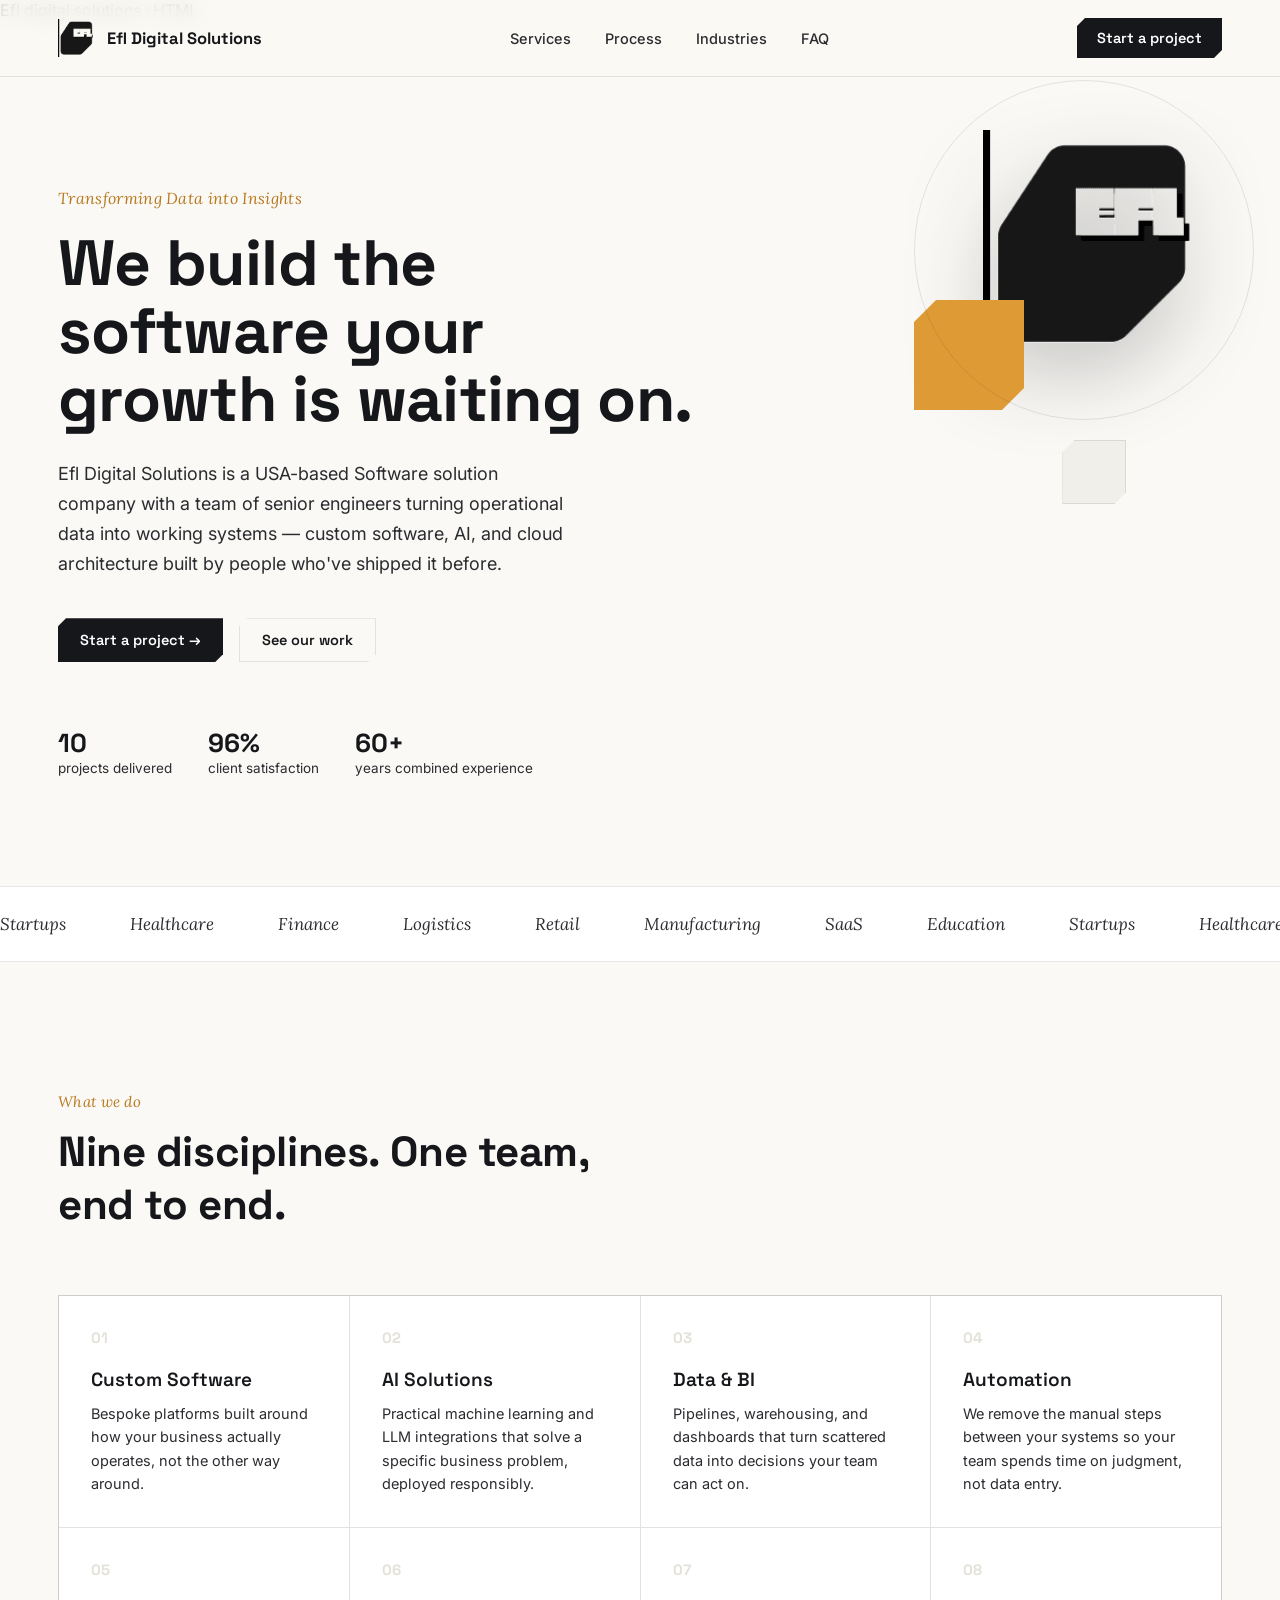
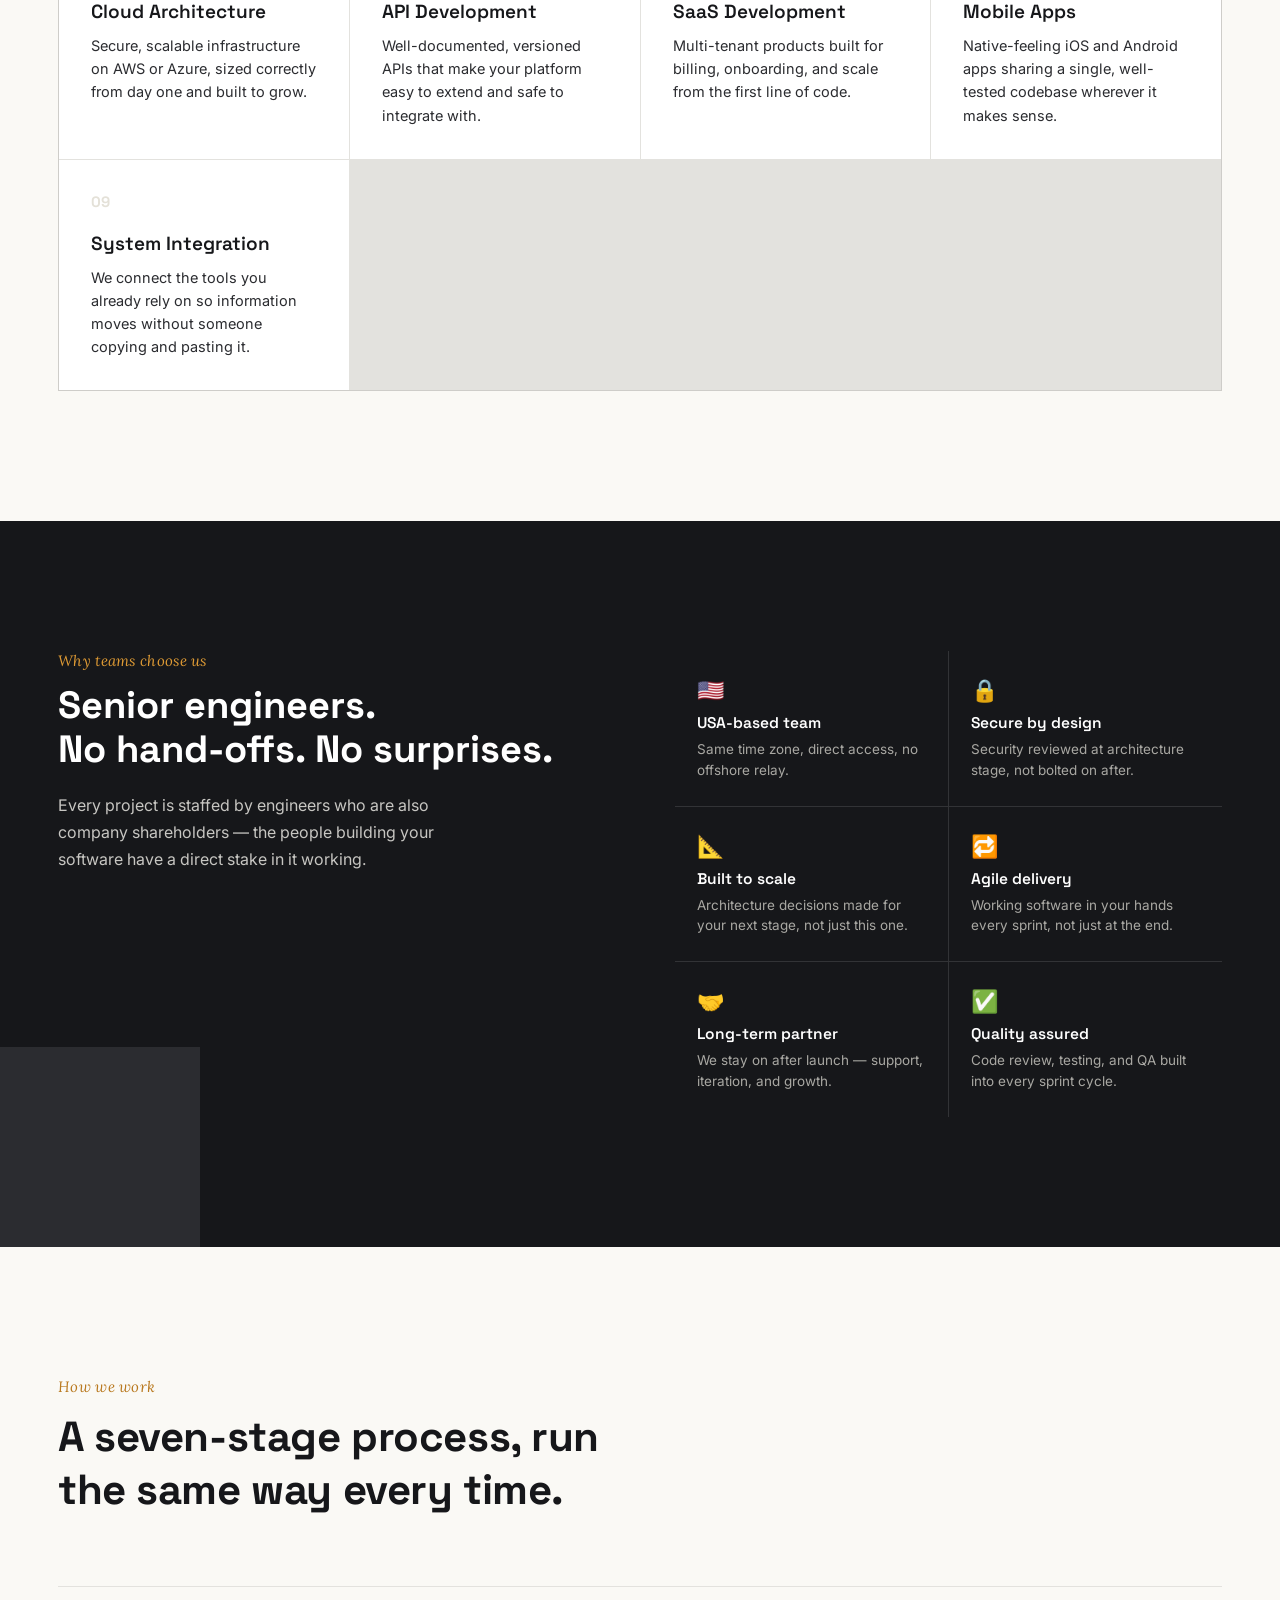
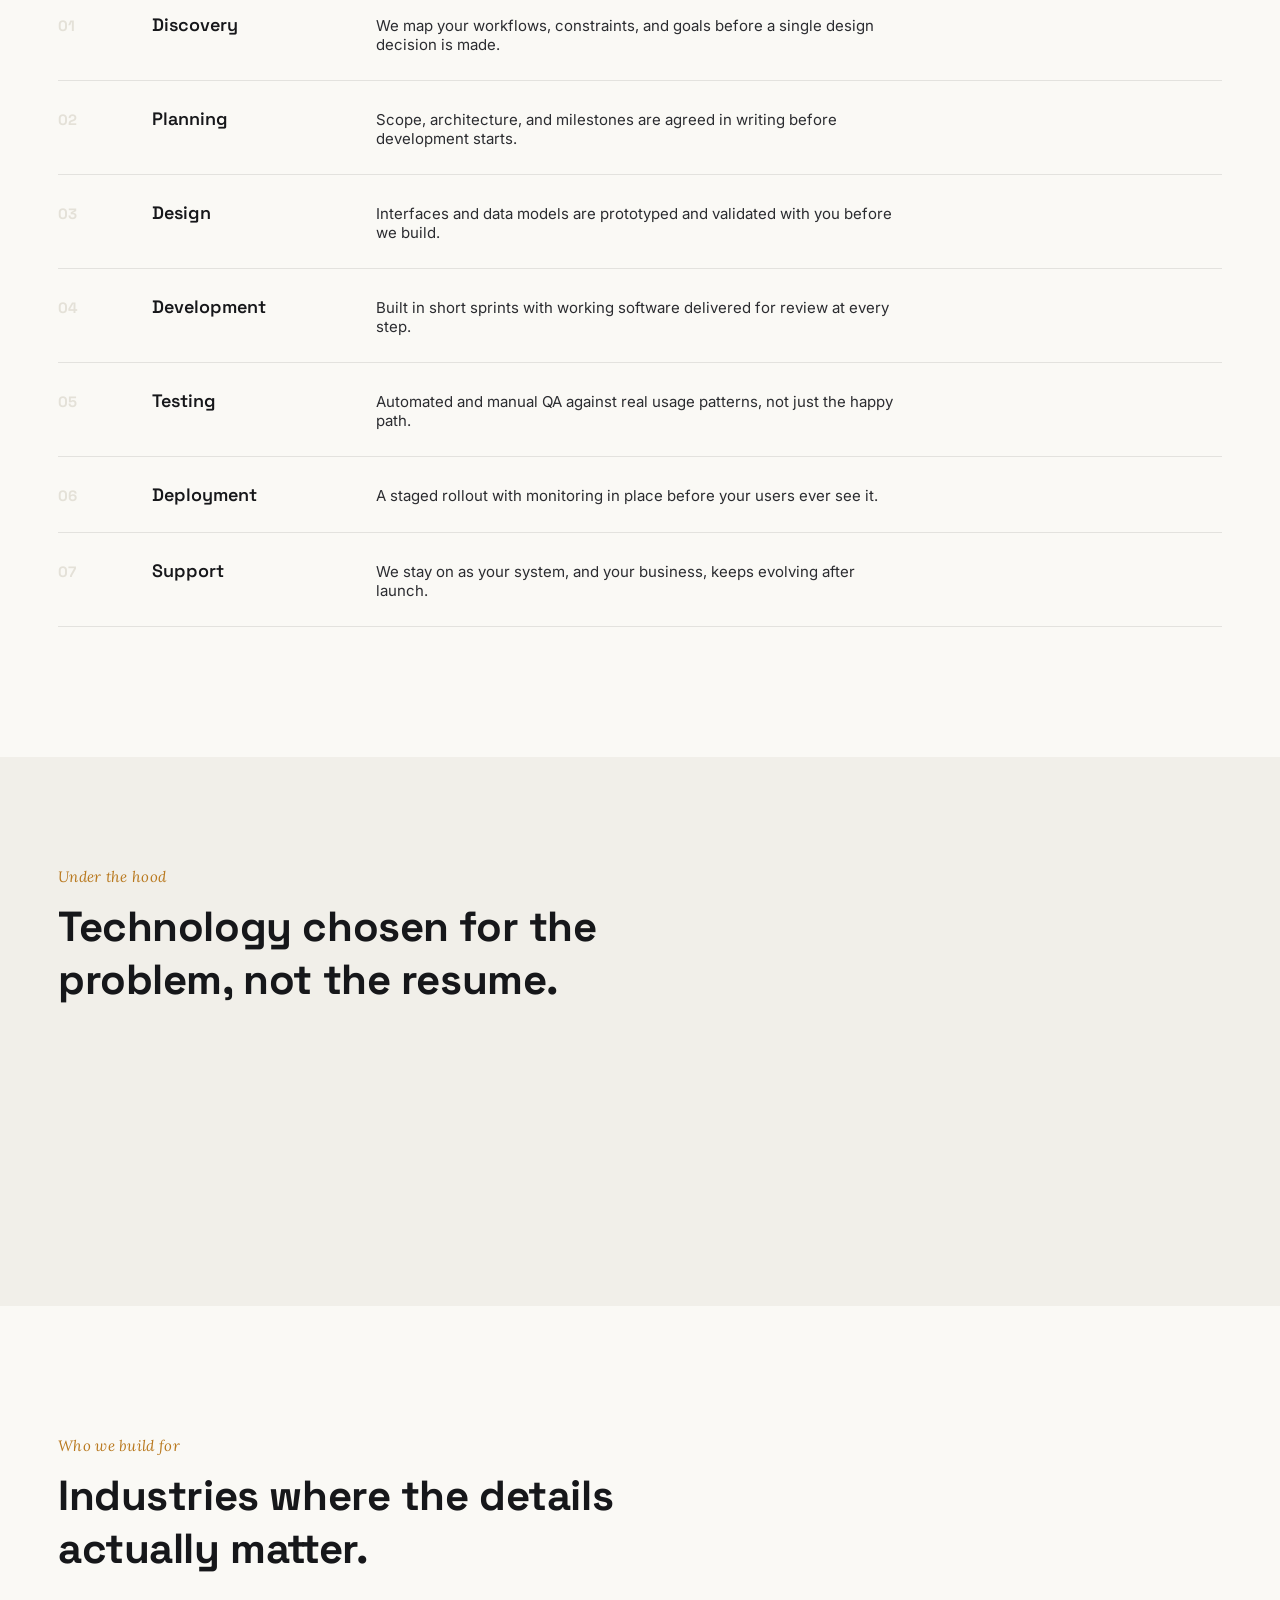
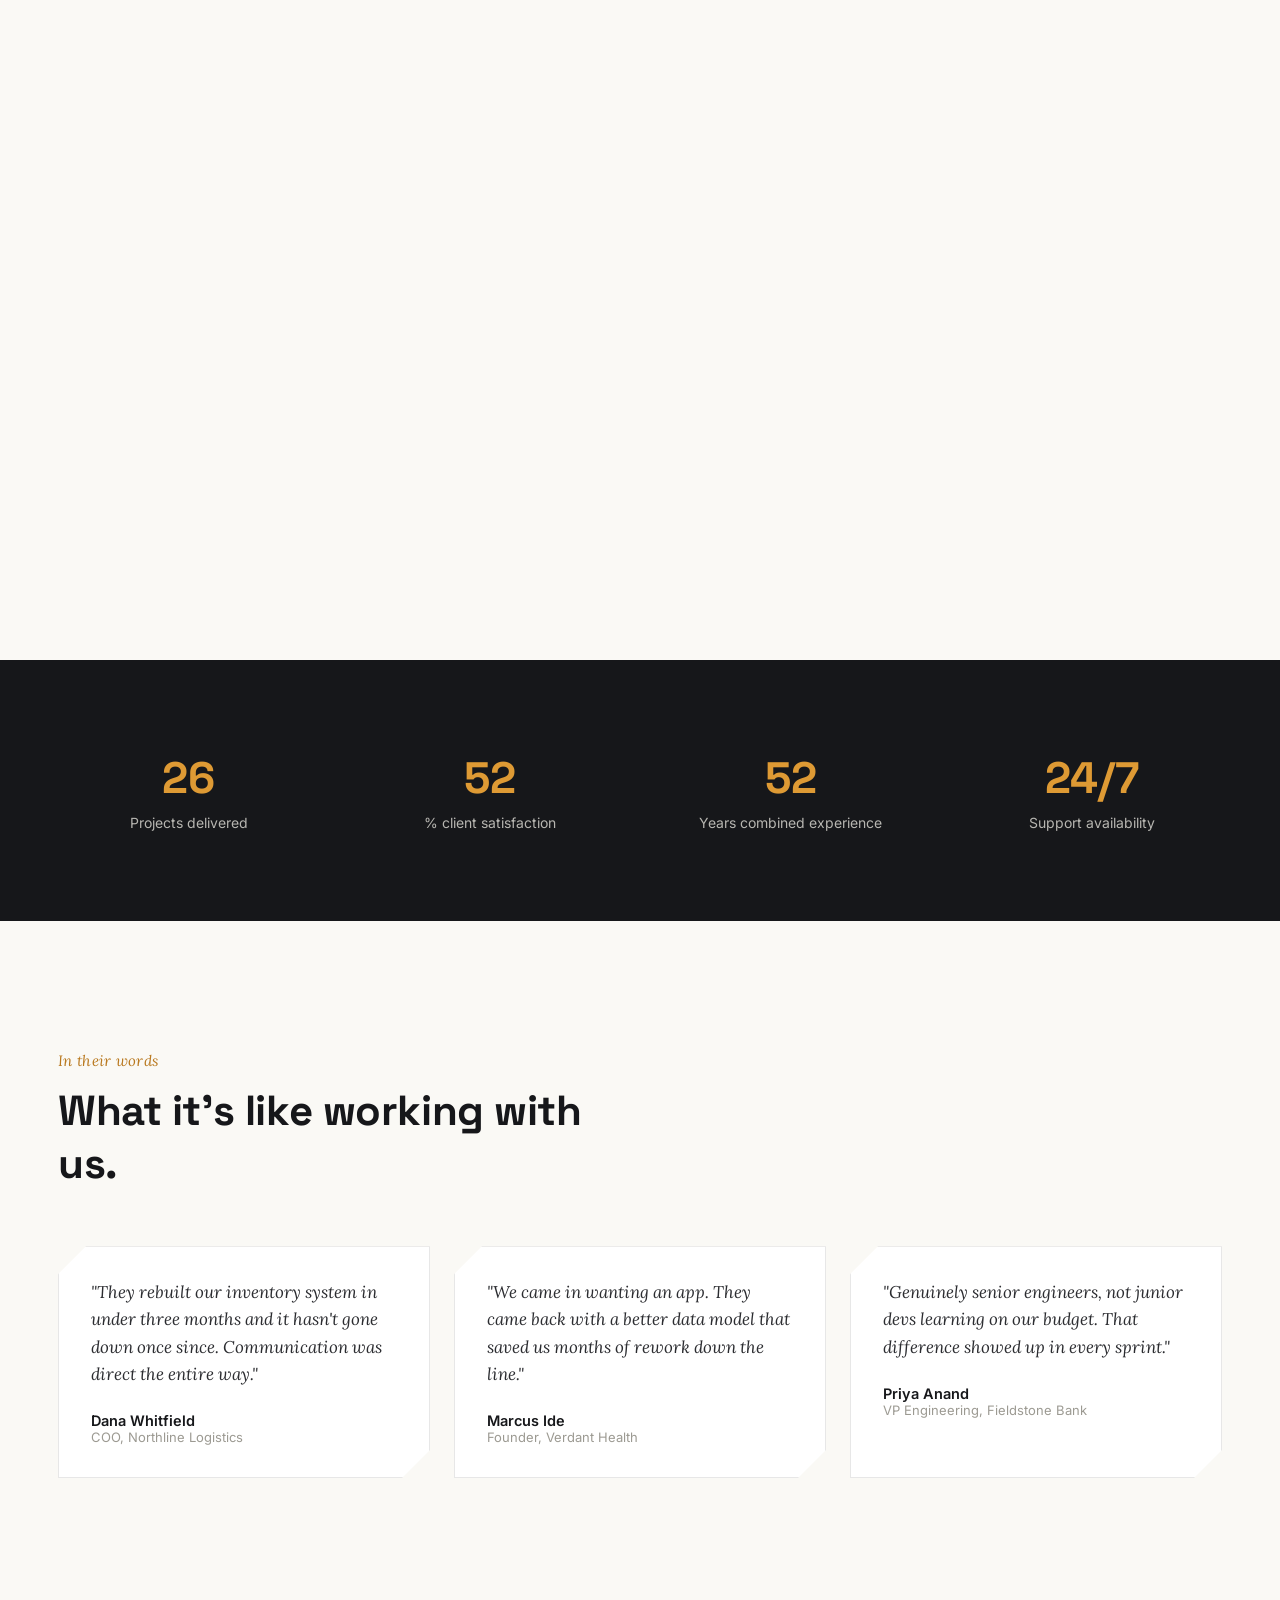
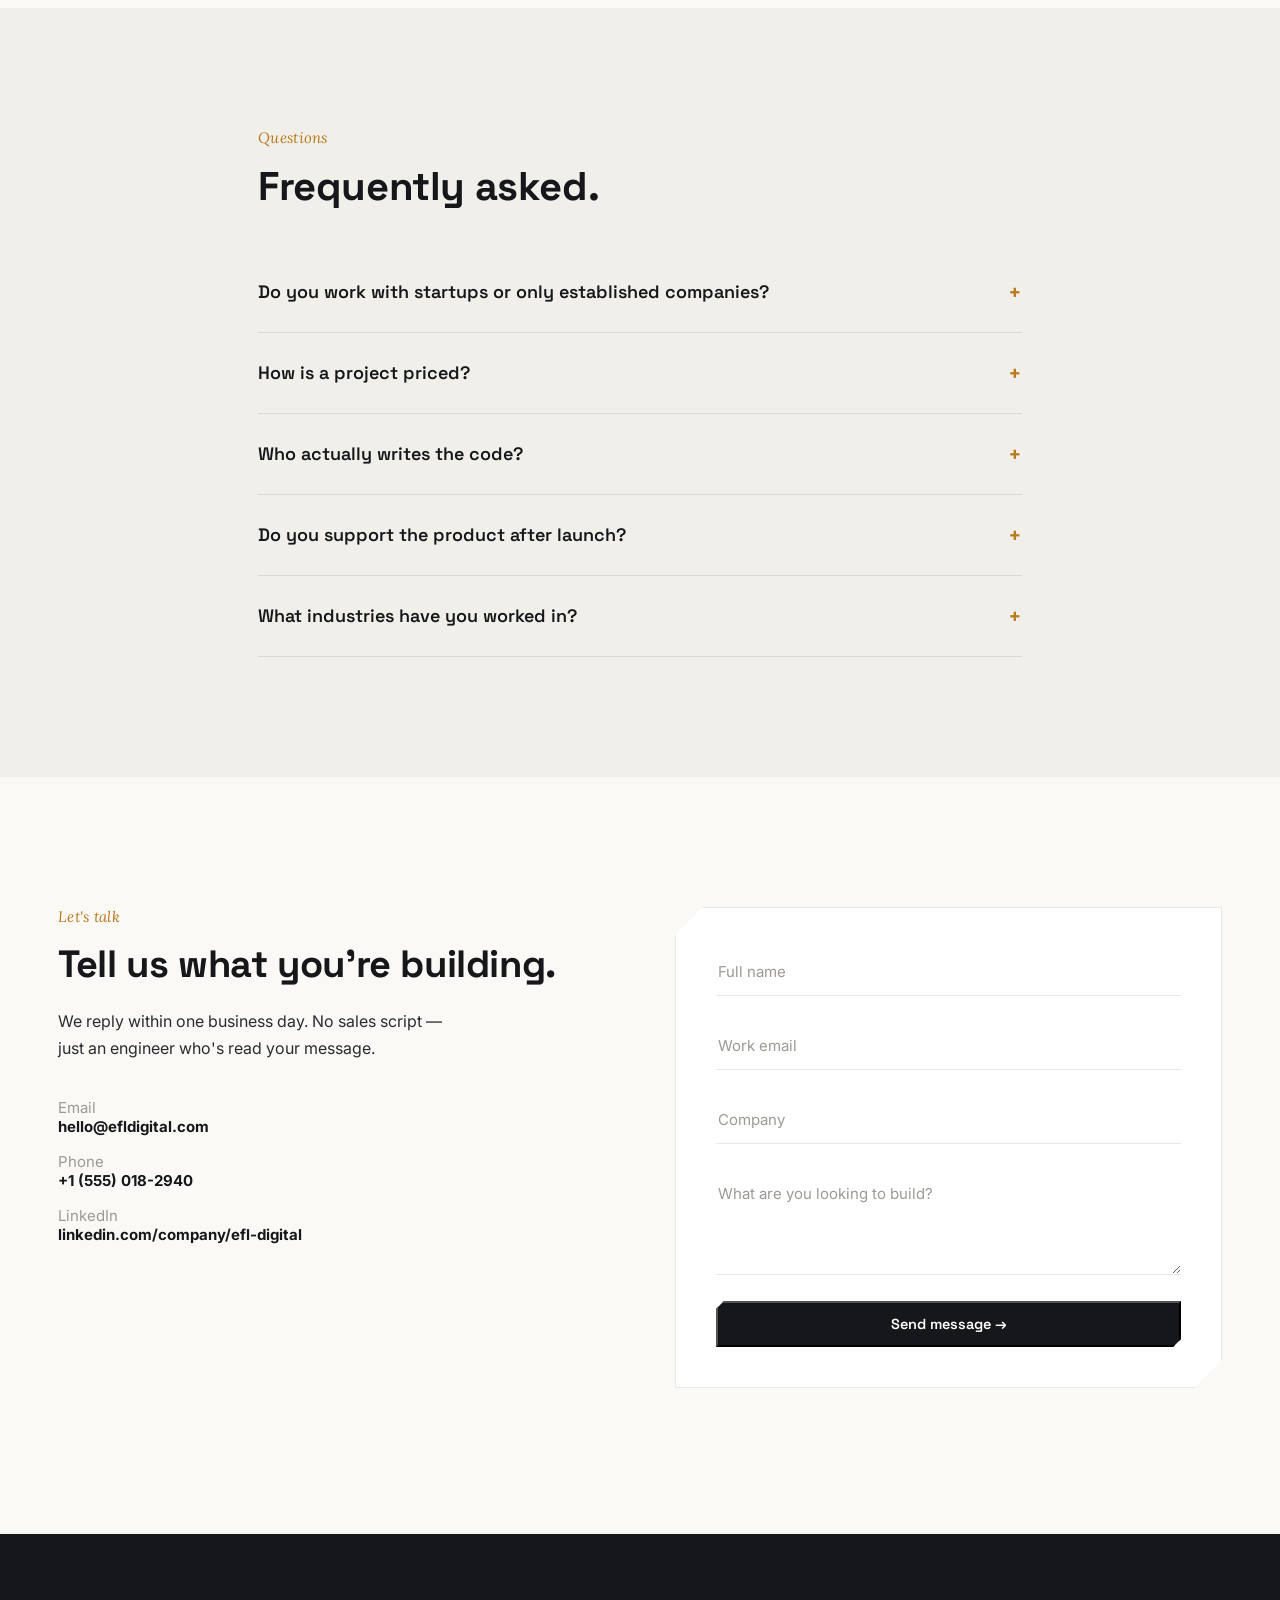
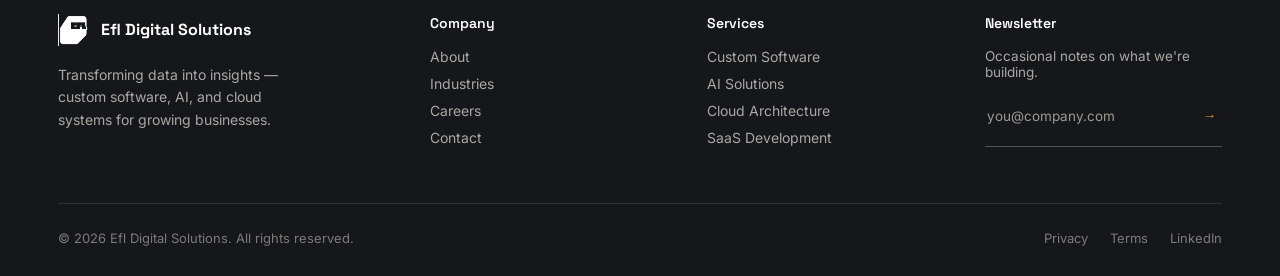
<file: index.html>
Efl digital solutions · HTML
<!DOCTYPE html>
<html lang="en">
<head>
<meta charset="UTF-8">
<meta name="viewport" content="width=device-width, initial-scale=1.0">
<title>Efl Digital Solutions — Transforming Data into Insights</title>
<link rel="icon"
          type="image/png"
          sizes="32x32"
          href="../EFL/efl2.ico">

    <link rel="icon"
          type="image/png"
          sizes="16x16"
          href="../EFL/efl2.ico">

    <link rel="apple-touch-icon"
          sizes="180x180"
          href="../EFL/efl2.ico">
<link rel="preconnect" href="https://fonts.googleapis.com">
<link rel="preconnect" href="https://fonts.gstatic.com" crossorigin>
<link href="https://fonts.googleapis.com/css2?family=Space+Grotesk:wght@400;500;600;700&family=Inter:wght@400;500;600&family=Lora:ital,wght@1,400;1,500&display=swap" rel="stylesheet">
<link rel="stylesheet" href="efl.css">
</head>
<body>
 
<!-- NAV -->
<nav>
  <div class="container nav-inner">
    <a href="#top" class="logo-link" aria-label="Efl Digital Solutions — home">
      <img src="[data-uri]" alt="Efl Digital Solutions" class="logo-mark">
      <div class="display" style="font-weight:700;font-size:16.5px;">Efl Digital Solutions</div>
    </a>
    <div class="nav-links" style="display:flex;gap:34px;align-items:center;">
      <a href="#services">Services</a>
      <a href="#process">Process</a>
      <a href="#work">Industries</a>
      <a href="#faq">FAQ</a>
    </div>
    <div class="nav-cta">
      <a href="#contact" class="btn btn-primary" style="padding:11px 20px;">Start a project</a>
      <button class="hamburger" id="hamburgerBtn" aria-label="Open menu"><span></span><span></span><span></span></button>
    </div>
  </div>
  <div class="mobile-menu" id="mobileMenu">
    <a href="#services">Services</a>
    <a href="#process">Process</a>
    <a href="#work">Industries</a>
    <a href="#faq">FAQ</a>
    <a href="#contact">Start a project</a>
  </div>
</nav>
<div id="top"></div>
 
<!-- HERO -->
<header style="position:relative;padding:168px 0 110px;overflow:hidden;">
  <div class="grain" style="position:absolute;inset:0;pointer-events:none;"></div>
  <!-- geometry -->
  <div class="hero-shape float" style="top:110px;right:6%;filter:drop-shadow(0 30px 40px rgba(22,23,26,0.22));">
    <img src="[data-uri]" alt="" style="width:220px;height:auto;display:block;">
  </div>
  <div class="hero-shape float-slow" style="top:280px;right:20%;width:110px;height:110px;background:var(--amber);clip-path:polygon(0 22px,22px 0,100% 0,100% calc(100% - 22px),calc(100% - 22px) 100%,0 100%);"></div>
  <div class="hero-shape spin-slow" style="top:60px;right:2%;width:340px;height:340px;border:1px solid var(--line);border-radius:50%;"></div>
  <div class="hero-shape" style="top:420px;right:12%;width:64px;height:64px;background:var(--paper-dim);border:1px solid var(--line);clip-path:polygon(0 12px,12px 0,100% 0,100% calc(100% - 12px),calc(100% - 12px) 100%,0 100%);"></div>
 
  <div class="container" style="position:relative;">
    <div style="max-width:640px;">
      <div class="eyebrow reveal in" style="font-size:16px;margin-bottom:22px;">Transforming Data into Insights</div>
      <h1 class="display" style="font-size:clamp(40px,5.4vw,64px);line-height:1.06;font-weight:700;margin:0 0 26px;letter-spacing:-.01em;">
        We build the software your growth is waiting on.
      </h1>
      <p style="font-size:18px;line-height:1.65;color:var(--charcoal);max-width:520px;margin:0 0 40px;">
        Efl Digital Solutions is a USA-based Software solution company with a team of senior engineers turning
        operational data into working systems — custom software, AI, and cloud
        architecture built by people who've shipped it before.
      </p>
      <div style="display:flex;gap:16px;flex-wrap:wrap;">
        <a href="#contact" class="btn btn-primary">Start a project →</a>
        <a href="#work" class="btn btn-ghost">See our work</a>
      </div>
      <div style="display:flex;gap:36px;margin-top:64px;flex-wrap:wrap;">
        <div><div class="display" style="font-size:26px;font-weight:700;">10</div><div style="font-size:13.5px;color:var(--charcoal);">projects delivered</div></div>
        <div><div class="display" style="font-size:26px;font-weight:700;">96%</div><div style="font-size:13.5px;color:var(--charcoal);">client satisfaction</div></div>
        <div><div class="display" style="font-size:26px;font-weight:700;">60+</div><div style="font-size:13.5px;color:var(--charcoal);">years combined experience</div></div>
      </div>
    </div>
  </div>
</header>
 
<!-- LOGO MARQUEE -->
<section style="border-top:1px solid var(--line);border-bottom:1px solid var(--line);padding:26px 0;overflow:hidden;background:#fff;">
  <div class="marquee-track">
    <!-- repeated twice for seamless loop -->
    <span class="serif-italic" style="font-size:17px;color:var(--charcoal);">Startups</span>
    <span class="serif-italic" style="font-size:17px;color:var(--charcoal);">Healthcare</span>
    <span class="serif-italic" style="font-size:17px;color:var(--charcoal);">Finance</span>
    <span class="serif-italic" style="font-size:17px;color:var(--charcoal);">Logistics</span>
    <span class="serif-italic" style="font-size:17px;color:var(--charcoal);">Retail</span>
    <span class="serif-italic" style="font-size:17px;color:var(--charcoal);">Manufacturing</span>
    <span class="serif-italic" style="font-size:17px;color:var(--charcoal);">SaaS</span>
    <span class="serif-italic" style="font-size:17px;color:var(--charcoal);">Education</span>
    <span class="serif-italic" style="font-size:17px;color:var(--charcoal);">Startups</span>
    <span class="serif-italic" style="font-size:17px;color:var(--charcoal);">Healthcare</span>
    <span class="serif-italic" style="font-size:17px;color:var(--charcoal);">Finance</span>
    <span class="serif-italic" style="font-size:17px;color:var(--charcoal);">Logistics</span>
    <span class="serif-italic" style="font-size:17px;color:var(--charcoal);">Retail</span>
    <span class="serif-italic" style="font-size:17px;color:var(--charcoal);">Manufacturing</span>
    <span class="serif-italic" style="font-size:17px;color:var(--charcoal);">SaaS</span>
    <span class="serif-italic" style="font-size:17px;color:var(--charcoal);">Education</span>
  </div>
</section>
 
<!-- SERVICES -->
<section id="services" style="padding:130px 0;">
  <div class="container">
    <div class="reveal" style="max-width:560px;margin-bottom:64px;">
      <div class="eyebrow" style="font-size:15px;margin-bottom:14px;">What we do</div>
      <h2 class="display" style="font-size:clamp(30px,4vw,42px);font-weight:700;margin:0;letter-spacing:-.01em;">Nine disciplines. One team, end to end.</h2>
    </div>
    <div style="display:grid;grid-template-columns:repeat(auto-fit,minmax(280px,1fr));gap:1px;background:var(--line);border:1px solid var(--line);">
      <!-- service cards generated inline -->
      <div class="card reveal" data-svc="01" data-t="Custom Software" data-d="Bespoke platforms built around how your business actually operates, not the other way around."></div>
      <div class="card reveal" data-svc="02" data-t="AI Solutions" data-d="Practical machine learning and LLM integrations that solve a specific business problem, deployed responsibly."></div>
      <div class="card reveal" data-svc="03" data-t="Data & BI" data-d="Pipelines, warehousing, and dashboards that turn scattered data into decisions your team can act on."></div>
      <div class="card reveal" data-svc="04" data-t="Automation" data-d="We remove the manual steps between your systems so your team spends time on judgment, not data entry."></div>
      <div class="card reveal" data-svc="05" data-t="Cloud Architecture" data-d="Secure, scalable infrastructure on AWS or Azure, sized correctly from day one and built to grow."></div>
      <div class="card reveal" data-svc="06" data-t="API Development" data-d="Well-documented, versioned APIs that make your platform easy to extend and safe to integrate with."></div>
      <div class="card reveal" data-svc="07" data-t="SaaS Development" data-d="Multi-tenant products built for billing, onboarding, and scale from the first line of code."></div>
      <div class="card reveal" data-svc="08" data-t="Mobile Apps" data-d="Native-feeling iOS and Android apps sharing a single, well-tested codebase wherever it makes sense."></div>
      <div class="card reveal" data-svc="09" data-t="System Integration" data-d="We connect the tools you already rely on so information moves without someone copying and pasting it."></div>
    </div>
  </div>
</section>
 
<!-- WHY US -->
<section style="background:var(--ink);color:#fff;padding:130px 0;position:relative;overflow:hidden;">
  <div class="hero-shape float-slow" style="bottom:-60px;left:-60px;width:260px;height:260px;background:var(--charcoal);clip-path:polygon(0 50px,50px 0,100% 0,100% calc(100% - 50px),calc(100% - 50px) 100%,0 100%);"></div>
  <div class="container" style="position:relative;">
    <div style="display:grid;grid-template-columns:1fr 1fr;gap:70px;align-items:start;">
      <div class="reveal">
        <div class="eyebrow" style="font-size:15px;margin-bottom:14px;color:var(--amber);">Why teams choose us</div>
        <h2 class="display" style="font-size:clamp(28px,3.6vw,38px);font-weight:700;line-height:1.15;margin:0 0 20px;">Senior engineers.<br>No hand-offs. No surprises.</h2>
        <p style="color:#C7C6C2;line-height:1.7;font-size:16px;max-width:420px;">Every project is staffed by engineers who are also company shareholders — the people building your software have a direct stake in it working.</p>
      </div>
      <div style="display:grid;grid-template-columns:1fr 1fr;gap:1px;background:rgba(255,255,255,0.12);">
        <div class="reveal" style="padding:26px 22px;background:var(--ink);"><div style="font-size:22px;margin-bottom:10px;">🇺🇸</div><div class="display" style="font-weight:600;font-size:15.5px;margin-bottom:6px;">USA-based team</div><div style="font-size:13.5px;color:#A9A8A3;line-height:1.5;">Same time zone, direct access, no offshore relay.</div></div>
        <div class="reveal" style="padding:26px 22px;background:var(--ink);"><div style="font-size:22px;margin-bottom:10px;">🔒</div><div class="display" style="font-weight:600;font-size:15.5px;margin-bottom:6px;">Secure by design</div><div style="font-size:13.5px;color:#A9A8A3;line-height:1.5;">Security reviewed at architecture stage, not bolted on after.</div></div>
        <div class="reveal" style="padding:26px 22px;background:var(--ink);"><div style="font-size:22px;margin-bottom:10px;">📐</div><div class="display" style="font-weight:600;font-size:15.5px;margin-bottom:6px;">Built to scale</div><div style="font-size:13.5px;color:#A9A8A3;line-height:1.5;">Architecture decisions made for your next stage, not just this one.</div></div>
        <div class="reveal" style="padding:26px 22px;background:var(--ink);"><div style="font-size:22px;margin-bottom:10px;">🔁</div><div class="display" style="font-weight:600;font-size:15.5px;margin-bottom:6px;">Agile delivery</div><div style="font-size:13.5px;color:#A9A8A3;line-height:1.5;">Working software in your hands every sprint, not just at the end.</div></div>
        <div class="reveal" style="padding:26px 22px;background:var(--ink);"><div style="font-size:22px;margin-bottom:10px;">🤝</div><div class="display" style="font-weight:600;font-size:15.5px;margin-bottom:6px;">Long-term partner</div><div style="font-size:13.5px;color:#A9A8A3;line-height:1.5;">We stay on after launch — support, iteration, and growth.</div></div>
        <div class="reveal" style="padding:26px 22px;background:var(--ink);"><div style="font-size:22px;margin-bottom:10px;">✅</div><div class="display" style="font-weight:600;font-size:15.5px;margin-bottom:6px;">Quality assured</div><div style="font-size:13.5px;color:#A9A8A3;line-height:1.5;">Code review, testing, and QA built into every sprint cycle.</div></div>
      </div>
    </div>
  </div>
</section>
 
<!-- PROCESS -->
<section id="process" style="padding:130px 0;">
  <div class="container">
    <div class="reveal" style="max-width:560px;margin-bottom:70px;">
      <div class="eyebrow" style="font-size:15px;margin-bottom:14px;">How we work</div>
      <h2 class="display" style="font-size:clamp(30px,4vw,42px);font-weight:700;margin:0;letter-spacing:-.01em;">A seven-stage process, run the same way every time.</h2>
    </div>
    <div style="display:flex;flex-direction:column;">
      <!-- rows -->
      <div class="reveal" style="display:grid;grid-template-columns:70px 200px 1fr;gap:24px;padding:26px 0;border-top:1px solid var(--line);align-items:baseline;">
        <div class="num">01</div><div class="display" style="font-weight:600;font-size:18px;">Discovery</div><div style="color:var(--charcoal);font-size:15px;max-width:520px;">We map your workflows, constraints, and goals before a single design decision is made.</div>
      </div>
      <div class="reveal" style="display:grid;grid-template-columns:70px 200px 1fr;gap:24px;padding:26px 0;border-top:1px solid var(--line);align-items:baseline;">
        <div class="num">02</div><div class="display" style="font-weight:600;font-size:18px;">Planning</div><div style="color:var(--charcoal);font-size:15px;max-width:520px;">Scope, architecture, and milestones are agreed in writing before development starts.</div>
      </div>
      <div class="reveal" style="display:grid;grid-template-columns:70px 200px 1fr;gap:24px;padding:26px 0;border-top:1px solid var(--line);align-items:baseline;">
        <div class="num">03</div><div class="display" style="font-weight:600;font-size:18px;">Design</div><div style="color:var(--charcoal);font-size:15px;max-width:520px;">Interfaces and data models are prototyped and validated with you before we build.</div>
      </div>
      <div class="reveal" style="display:grid;grid-template-columns:70px 200px 1fr;gap:24px;padding:26px 0;border-top:1px solid var(--line);align-items:baseline;">
        <div class="num">04</div><div class="display" style="font-weight:600;font-size:18px;">Development</div><div style="color:var(--charcoal);font-size:15px;max-width:520px;">Built in short sprints with working software delivered for review at every step.</div>
      </div>
      <div class="reveal" style="display:grid;grid-template-columns:70px 200px 1fr;gap:24px;padding:26px 0;border-top:1px solid var(--line);align-items:baseline;">
        <div class="num">05</div><div class="display" style="font-weight:600;font-size:18px;">Testing</div><div style="color:var(--charcoal);font-size:15px;max-width:520px;">Automated and manual QA against real usage patterns, not just the happy path.</div>
      </div>
      <div class="reveal" style="display:grid;grid-template-columns:70px 200px 1fr;gap:24px;padding:26px 0;border-top:1px solid var(--line);align-items:baseline;">
        <div class="num">06</div><div class="display" style="font-weight:600;font-size:18px;">Deployment</div><div style="color:var(--charcoal);font-size:15px;max-width:520px;">A staged rollout with monitoring in place before your users ever see it.</div>
      </div>
      <div class="reveal" style="display:grid;grid-template-columns:70px 200px 1fr;gap:24px;padding:26px 0;border-top:1px solid var(--line);border-bottom:1px solid var(--line);align-items:baseline;">
        <div class="num">07</div><div class="display" style="font-weight:600;font-size:18px;">Support</div><div style="color:var(--charcoal);font-size:15px;max-width:520px;">We stay on as your system, and your business, keeps evolving after launch.</div>
      </div>
    </div>
  </div>
</section>
 
<!-- TECH STACK -->
<section style="background:var(--paper-dim);padding:110px 0;">
  <div class="container">
    <div class="reveal" style="max-width:560px;margin-bottom:56px;">
      <div class="eyebrow" style="font-size:15px;margin-bottom:14px;">Under the hood</div>
      <h2 class="display" style="font-size:clamp(30px,4vw,42px);font-weight:700;margin:0;letter-spacing:-.01em;">Technology chosen for the problem, not the resume.</h2>
    </div>
    <div style="display:grid;grid-template-columns:repeat(auto-fit,minmax(140px,1fr));gap:14px;">
      <!-- tech chips -->
    </div>
    <div id="techGrid" style="display:grid;grid-template-columns:repeat(auto-fit,minmax(140px,1fr));gap:14px;"></div>
  </div>
</section>
 
<!-- INDUSTRIES -->
<section id="work" style="padding:130px 0;">
  <div class="container">
    <div class="reveal" style="max-width:560px;margin-bottom:56px;">
      <div class="eyebrow" style="font-size:15px;margin-bottom:14px;">Who we build for</div>
      <h2 class="display" style="font-size:clamp(30px,4vw,42px);font-weight:700;margin:0;letter-spacing:-.01em;">Industries where the details actually matter.</h2>
    </div>
    <div id="indGrid" style="display:grid;grid-template-columns:repeat(auto-fit,minmax(220px,1fr));gap:20px;"></div>
  </div>
</section>
 
<!-- STATS -->
<section style="background:var(--ink);color:#fff;padding:90px 0;">
  <div class="container" style="display:grid;grid-template-columns:repeat(auto-fit,minmax(180px,1fr));gap:40px;text-align:center;">
    <div class="reveal"><div class="display counter" data-target="40" style="font-size:44px;font-weight:700;color:var(--amber);">0</div><div style="font-size:14px;color:#B7B6B1;margin-top:8px;">Projects delivered</div></div>
    <div class="reveal"><div class="display counter" data-target="98" style="font-size:44px;font-weight:700;color:var(--amber);">0</div><div style="font-size:14px;color:#B7B6B1;margin-top:8px;">% client satisfaction</div></div>
    <div class="reveal"><div class="display counter" data-target="60" style="font-size:44px;font-weight:700;color:var(--amber);">0</div><div style="font-size:14px;color:#B7B6B1;margin-top:8px;">Years combined experience</div></div>
    <div class="reveal"><div class="display" style="font-size:44px;font-weight:700;color:var(--amber);">24/7</div><div style="font-size:14px;color:#B7B6B1;margin-top:8px;">Support availability</div></div>
  </div>
</section>
 
<!-- TESTIMONIALS -->
<section style="padding:130px 0;">
  <div class="container">
    <div class="reveal" style="max-width:560px;margin-bottom:56px;">
      <div class="eyebrow" style="font-size:15px;margin-bottom:14px;">In their words</div>
      <h2 class="display" style="font-size:clamp(30px,4vw,42px);font-weight:700;margin:0;letter-spacing:-.01em;">What it's like working with us.</h2>
    </div>
    <div style="display:grid;grid-template-columns:repeat(auto-fit,minmax(300px,1fr));gap:24px;">
      <div class="card reveal chamfer" style="border:1px solid var(--line);">
        <p class="serif-italic" style="font-size:17px;line-height:1.6;color:var(--charcoal);margin:0 0 24px;">"They rebuilt our inventory system in under three months and it hasn't gone down once since. Communication was direct the entire way."</p>
        <div style="font-weight:600;font-size:14.5px;">Dana Whitfield</div>
        <div style="font-size:13px;color:#9C9A92;">COO, Northline Logistics</div>
      </div>
      <div class="card reveal chamfer" style="border:1px solid var(--line);">
        <p class="serif-italic" style="font-size:17px;line-height:1.6;color:var(--charcoal);margin:0 0 24px;">"We came in wanting an app. They came back with a better data model that saved us months of rework down the line."</p>
        <div style="font-weight:600;font-size:14.5px;">Marcus Ide</div>
        <div style="font-size:13px;color:#9C9A92;">Founder, Verdant Health</div>
      </div>
      <div class="card reveal chamfer" style="border:1px solid var(--line);">
        <p class="serif-italic" style="font-size:17px;line-height:1.6;color:var(--charcoal);margin:0 0 24px;">"Genuinely senior engineers, not junior devs learning on our budget. That difference showed up in every sprint."</p>
        <div style="font-weight:600;font-size:14.5px;">Priya Anand</div>
        <div style="font-size:13px;color:#9C9A92;">VP Engineering, Fieldstone Bank</div>
      </div>
    </div>
  </div>
</section>
 
<!-- FAQ -->
<section id="faq" style="background:var(--paper-dim);padding:120px 0;">
  <div class="container" style="max-width:820px;">
    <div class="reveal" style="margin-bottom:40px;">
      <div class="eyebrow" style="font-size:15px;margin-bottom:14px;">Questions</div>
      <h2 class="display" style="font-size:clamp(30px,4vw,40px);font-weight:700;margin:0;letter-spacing:-.01em;">Frequently asked.</h2>
    </div>
    <div id="faqList"></div>
  </div>
</section>
 
<!-- CONTACT -->
<section id="contact" style="padding:130px 0;">
  <div class="container" style="display:grid;grid-template-columns:1fr 1fr;gap:70px;">
    <div class="reveal">
      <div class="eyebrow" style="font-size:15px;margin-bottom:14px;">Let's talk</div>
      <h2 class="display" style="font-size:clamp(28px,3.6vw,38px);font-weight:700;margin:0 0 20px;letter-spacing:-.01em;">Tell us what you're building.</h2>
      <p style="color:var(--charcoal);line-height:1.7;font-size:16px;max-width:400px;margin:0 0 36px;">We reply within one business day. No sales script — just an engineer who's read your message.</p>
      <div style="display:flex;flex-direction:column;gap:16px;font-size:15px;">
        <div><span style="color:#9C9A92;">Email</span><br><strong>hello@efldigital.com</strong></div>
        <div><span style="color:#9C9A92;">Phone</span><br><strong>+1 (555) 018-2940</strong></div>
        <div><span style="color:#9C9A92;">LinkedIn</span><br><strong>linkedin.com/company/efl-digital</strong></div>
      </div>
    </div>
    <form id="contactForm" class="reveal chamfer" style="background:#fff;border:1px solid var(--line);padding:40px;">
      <div style="display:flex;flex-direction:column;gap:26px;">
        <input type="text" name="name" placeholder="Full name" required>
        <input type="email" name="email" placeholder="Work email" required>
        <input type="text" name="company" placeholder="Company">
        
        <textarea
                  name="message"
                  rows="4"
                  placeholder="What are you looking to build?"
                  required></textarea>
        
        <button type="submit" class="btn btn-primary" style="justify-content:center;">Send message →</button>
        <div class="form-msg">
    <span class="success-icon">✓</span>
    <span class="success-text">
        Message Sent!<br>
        We'll be in touch within one business day.
    </span>
</div>
      </div>
    </form>
  </div>
</section>
 
<!-- FOOTER -->
<footer style="background:var(--ink);color:#fff;padding:80px 0 30px;">
  <div class="container">
    <div style="display:grid;grid-template-columns:1.4fr 1fr 1fr 1fr;gap:40px;padding-bottom:56px;border-bottom:1px solid rgba(255,255,255,0.1);">
      <div>
        <div style="display:flex;align-items:center;gap:12px;margin-bottom:18px;">
          <img src="[data-uri]" alt="Efl Digital Solutions" style="height:32px;width:auto;filter:invert(1) brightness(1.4);">
          <div class="display" style="font-weight:700;font-size:16px;">Efl Digital Solutions</div>
        </div>
        <p style="color:#A9A8A3;font-size:14px;line-height:1.6;max-width:260px;">Transforming data into insights — custom software, AI, and cloud systems for growing businesses.</p>
      </div>
      <div>
        <div style="font-family:'Space Grotesk';font-weight:600;font-size:14px;margin-bottom:16px;">Company</div>
        <div style="display:flex;flex-direction:column;gap:10px;font-size:14px;color:#A9A8A3;">
          <a href="#" style="color:inherit;text-decoration:none;">About</a>
          <a href="#work" style="color:inherit;text-decoration:none;">Industries</a>
          <a href="#" style="color:inherit;text-decoration:none;">Careers</a>
          <a href="#contact" style="color:inherit;text-decoration:none;">Contact</a>
        </div>
      </div>
      <div>
        <div style="font-family:'Space Grotesk';font-weight:600;font-size:14px;margin-bottom:16px;">Services</div>
        <div style="display:flex;flex-direction:column;gap:10px;font-size:14px;color:#A9A8A3;">
          <a href="#services" style="color:inherit;text-decoration:none;">Custom Software</a>
          <a href="#services" style="color:inherit;text-decoration:none;">AI Solutions</a>
          <a href="#services" style="color:inherit;text-decoration:none;">Cloud Architecture</a>
          <a href="#services" style="color:inherit;text-decoration:none;">SaaS Development</a>
        </div>
      </div>
      <div>
        <div style="font-family:'Space Grotesk';font-weight:600;font-size:14px;margin-bottom:16px;">Newsletter</div>
        <p style="color:#A9A8A3;font-size:13.5px;margin:0 0 14px;">Occasional notes on what we're building.</p>
        <div style="display:flex;border-bottom:1px solid rgba(255,255,255,0.25);padding-bottom:8px;">
          <input type="email" placeholder="you@company.com" style="border:none;color:#fff;font-size:13.5px;">
          <button style="background:none;border:none;color:var(--amber);font-weight:600;cursor:pointer;">→</button>
        </div>
      </div>
    </div>
    <div style="display:flex;justify-content:space-between;align-items:center;padding-top:26px;flex-wrap:wrap;gap:14px;">
      <div style="font-size:13px;color:#7C7B77;">© 2026 Efl Digital Solutions. All rights reserved.</div>
      <div style="display:flex;gap:22px;font-size:13px;color:#7C7B77;">
        <a href="#" style="color:inherit;text-decoration:none;">Privacy</a>
        <a href="#" style="color:inherit;text-decoration:none;">Terms</a>
        <a href="#" style="color:inherit;text-decoration:none;">LinkedIn</a>
      </div>
    </div>
  </div>
</footer>
 
<script>
  // mobile menu toggle
  const hamburgerBtn = document.getElementById('hamburgerBtn');
  const mobileMenu = document.getElementById('mobileMenu');
  hamburgerBtn.addEventListener('click', ()=> mobileMenu.classList.toggle('open'));
  mobileMenu.querySelectorAll('a').forEach(a=> a.addEventListener('click', ()=> mobileMenu.classList.remove('open')));
 
  // reveal on scroll
  const io = new IntersectionObserver((entries)=>{
    entries.forEach(e=>{ if(e.isIntersecting){ e.target.classList.add('in'); io.unobserve(e.target);} });
  }, {threshold:0.12});
  document.querySelectorAll('.reveal').forEach(el=>io.observe(el));
 
  // build service cards content (title/desc from data attrs) with chamfer + number
  document.querySelectorAll('[data-svc]').forEach(card=>{
    const n = card.getAttribute('data-svc');
    const t = card.getAttribute('data-t');
    const d = card.getAttribute('data-d');
    card.innerHTML = `<div class="num" style="margin-bottom:20px;">${n}</div>
      <div class="display" style="font-weight:600;font-size:19px;margin-bottom:10px;">${t}</div>
      <div style="font-size:14.5px;color:var(--charcoal);line-height:1.6;">${d}</div>`;
  });
 
  // tech chips
  const techs = ["React","Next.js","Node.js","TypeScript","Python","PostgreSQL","AWS","Azure","Docker","Kubernetes","OpenAI","LangChain"];
  const techGrid = document.getElementById('techGrid');
  techs.forEach(t=>{
    const d = document.createElement('div');
    d.className = 'reveal chamfer-sm';
    d.style.cssText = 'background:#fff;border:1px solid var(--line);padding:20px 16px;text-align:center;font-family:Space Grotesk;font-weight:600;font-size:14px;transition:transform .3s;';
    d.textContent = t;
    d.onmouseenter = ()=> d.style.transform='translateY(-4px)';
    d.onmouseleave = ()=> d.style.transform='translateY(0)';
    techGrid.appendChild(d);
  });
 
  // industries
  const industries = [
    ["Healthcare","Patient-facing tools and internal systems built for HIPAA-level rigor."],
    ["Finance","Secure, auditable platforms where every transaction has to be right."],
    ["Retail","Inventory, commerce, and fulfillment systems that scale with demand."],
    ["Logistics","Routing and tracking systems that turn movement into visibility."],
    ["Manufacturing","Production and supply-chain software built around the floor, not the office."],
    ["Education","Platforms for institutions managing students, staff, and content at scale."],
    ["Government","Accessible, compliant systems built to public-sector standards."],
    ["SaaS","Multi-tenant products engineered for billing, security, and scale."],
    ["Non-profit","Mission-driven organizations get enterprise tooling on realistic budgets."]
  ];
  const indGrid = document.getElementById('indGrid');
  industries.forEach(([t,d])=>{
    const el = document.createElement('div');
    el.className='card reveal chamfer';
    el.style.cssText='border:1px solid var(--line);padding:28px;';
    el.innerHTML = `<div class="display" style="font-weight:600;font-size:17px;margin-bottom:8px;">${t}</div><div style="font-size:14px;color:var(--charcoal);line-height:1.55;">${d}</div>`;
    indGrid.appendChild(el);
  });
 
  // faq
  const faqs = [
    ["Do you work with startups or only established companies?","Both. We scope engagements to fit an early-stage budget just as often as we run multi-quarter builds for established teams."],
    ["How is a project priced?","Fixed-scope for well-defined projects, time-and-materials for ongoing or evolving work. You'll get a clear estimate before anything starts."],
    ["Who actually writes the code?","Senior engineers, several of whom are shareholders in the company. We don't staff projects with junior developers learning on the job."],
    ["Do you support the product after launch?","Yes. Most clients move into an ongoing support or retainer arrangement once the initial build ships."],
    ["What industries have you worked in?","Healthcare, finance, logistics, retail, manufacturing, education, and SaaS, among others — see the Industries section above."]
  ];
  const faqList = document.getElementById('faqList');
  faqs.forEach(([q,a])=>{
    const item = document.createElement('div');
    item.className='acc-item';
    item.innerHTML = `<button class="acc-btn">${q}<span class="acc-plus">+</span></button>
      <div class="acc-panel"><div style="padding-bottom:24px;font-size:15px;color:var(--charcoal);line-height:1.65;max-width:640px;">${a}</div></div>`;
    item.querySelector('.acc-btn').onclick = ()=>{
      const wasOpen = item.classList.contains('open');
      document.querySelectorAll('.acc-item').forEach(i=>i.classList.remove('open'));
      if(!wasOpen) item.classList.add('open');
    };
    faqList.appendChild(item);
  });
 
  // counters
  const counters = document.querySelectorAll('.counter');
  const cIo = new IntersectionObserver((entries)=>{
    entries.forEach(e=>{
      if(e.isIntersecting){
        const el = e.target;
        const target = parseInt(el.getAttribute('data-target'));
        let cur = 0;
        const step = Math.max(1, Math.round(target/40));
        const t = setInterval(()=>{
          cur += step;
          if(cur>=target){ cur=target; clearInterval(t); }
          el.textContent = cur;
        }, 30);
        cIo.unobserve(el);
      }
    });
  }, {threshold:0.5});
  counters.forEach(c=>cIo.observe(c));



// Contact Form Submission
const form = document.getElementById("contactForm");

form.addEventListener("submit", async function (event) {

    // Stop the browser from submitting the form normally
    event.preventDefault();

    // Collect all form fields
    const formData = new FormData(form);

    // Get references to the button and message box
    const button = form.querySelector("button");
    const message = form.querySelector(".form-msg");

    // Show loading state
    button.disabled = true;
    button.textContent = "Sending...";

    // Hide any previous message
    message.style.display = "none";

    try {

        // Send the form data to Formspree
        const response = await fetch(
            "https://formspree.io/f/mkolaayl",
            {
                method: "POST",
                body: formData,
                headers: {
                    Accept: "application/json"
                }
            }
        );

        // If successful
        if (response.ok) {

    // Add success animation
    form.classList.add("contact-success");

    // Show success message
    message.style.display = "block";

    // Change button
    button.textContent = "✓ Message Sent";

    // Clear inputs
    form.reset();
    setTimeout(() => {

    form.classList.remove("contact-success");
    message.style.display = "none";

}, 20000);
}
        else {

            // Formspree returned an error
            message.style.display = "block";
            message.style.color = "#dc2626";
            message.textContent =
                "Something went wrong. Please try again.";

        }

    } catch (error) {

        // Network error (internet down, server unreachable, etc.)
        message.style.display = "block";
        message.style.color = "#dc2626";
        message.textContent =
            "Network error. Please check your connection and try again.";

        console.error(error);

    } finally {

        // Always restore the button
        button.disabled = false;
        button.textContent = "Send message →";

    }

});

    

</script>
</body>
</html>
</file>
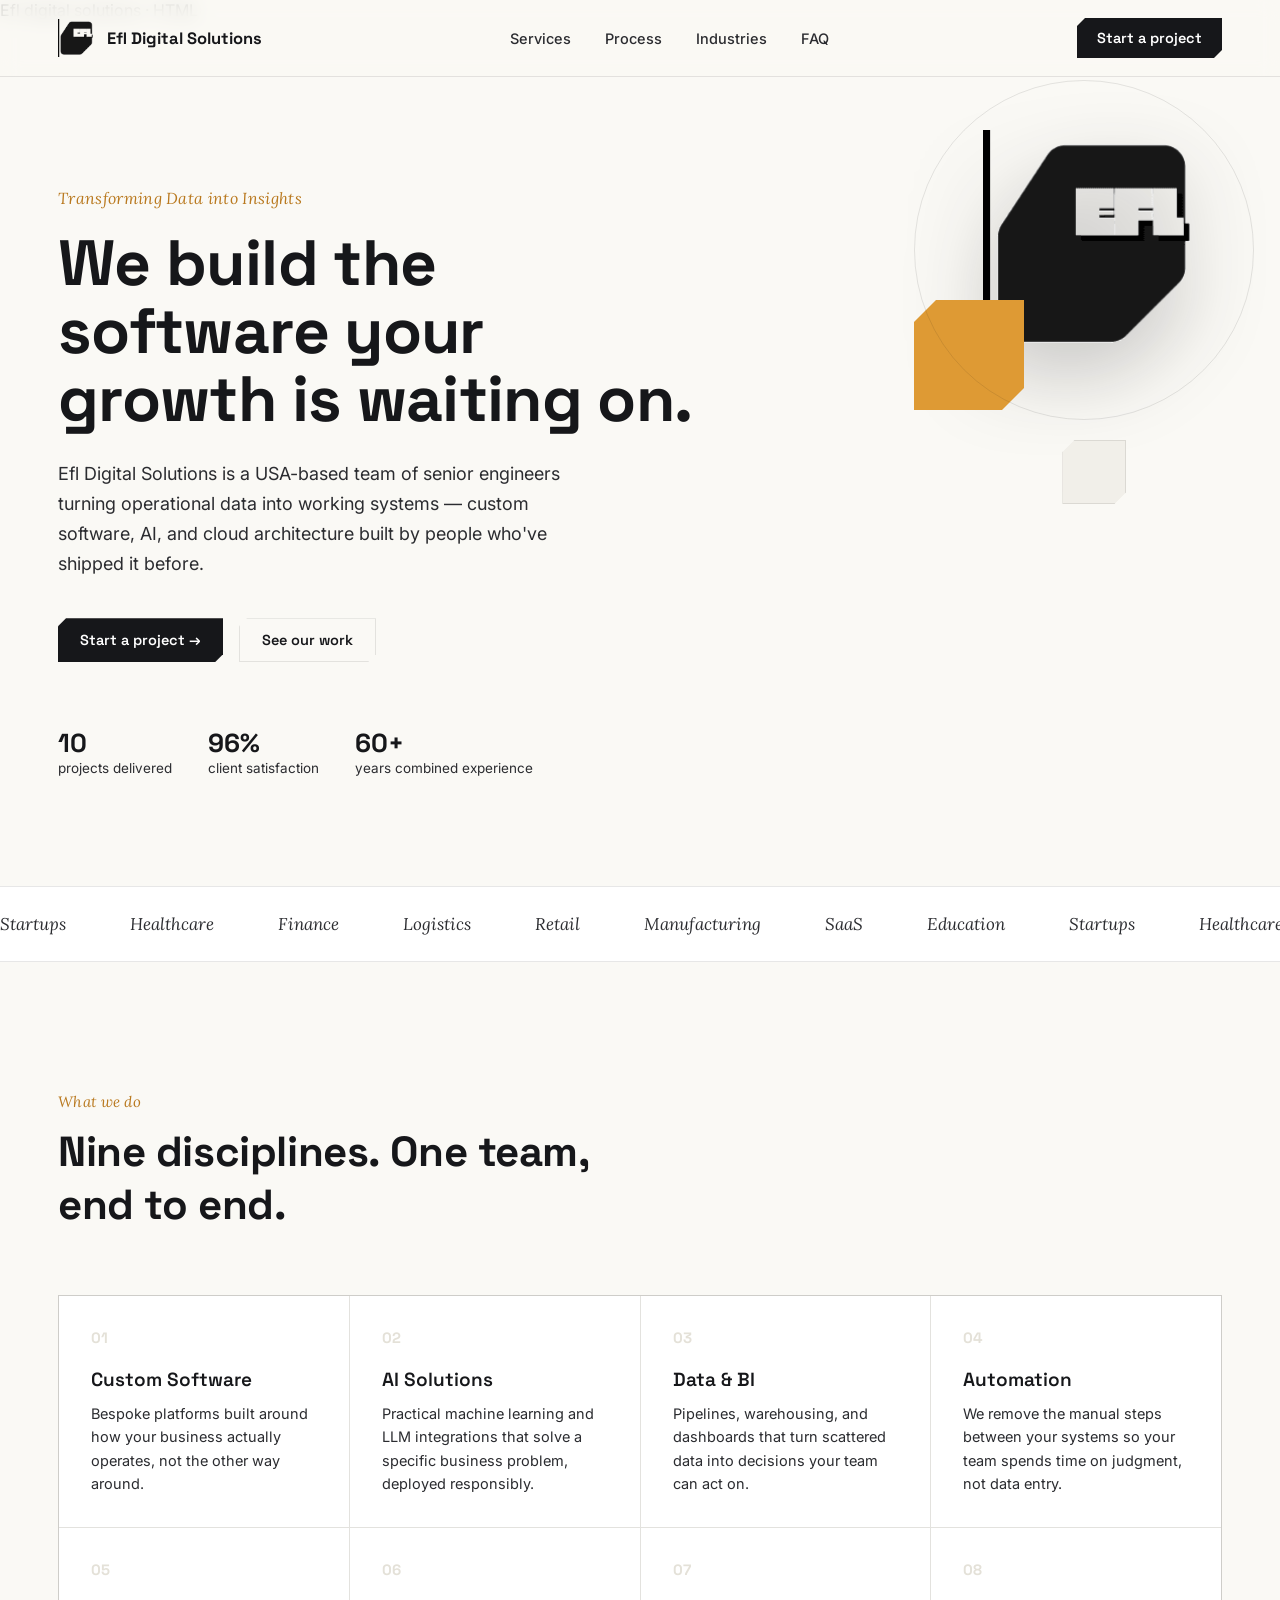
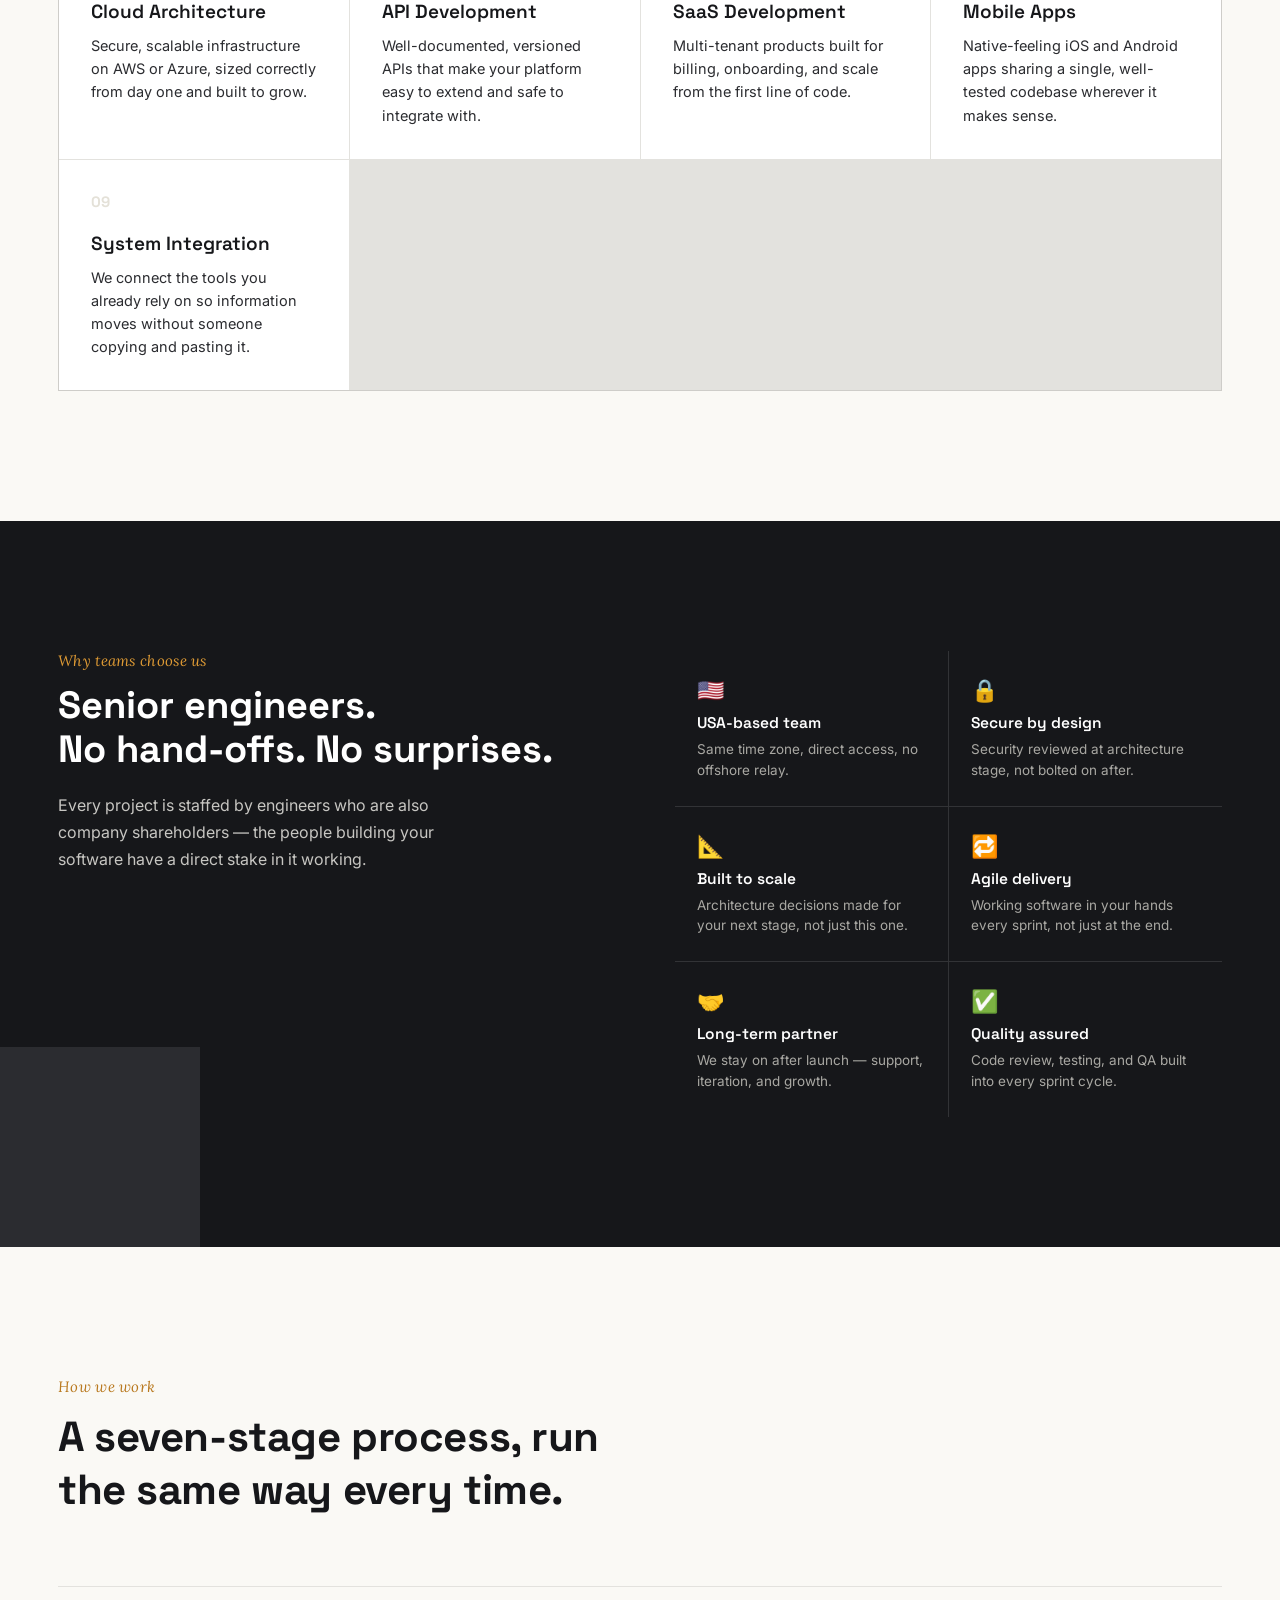
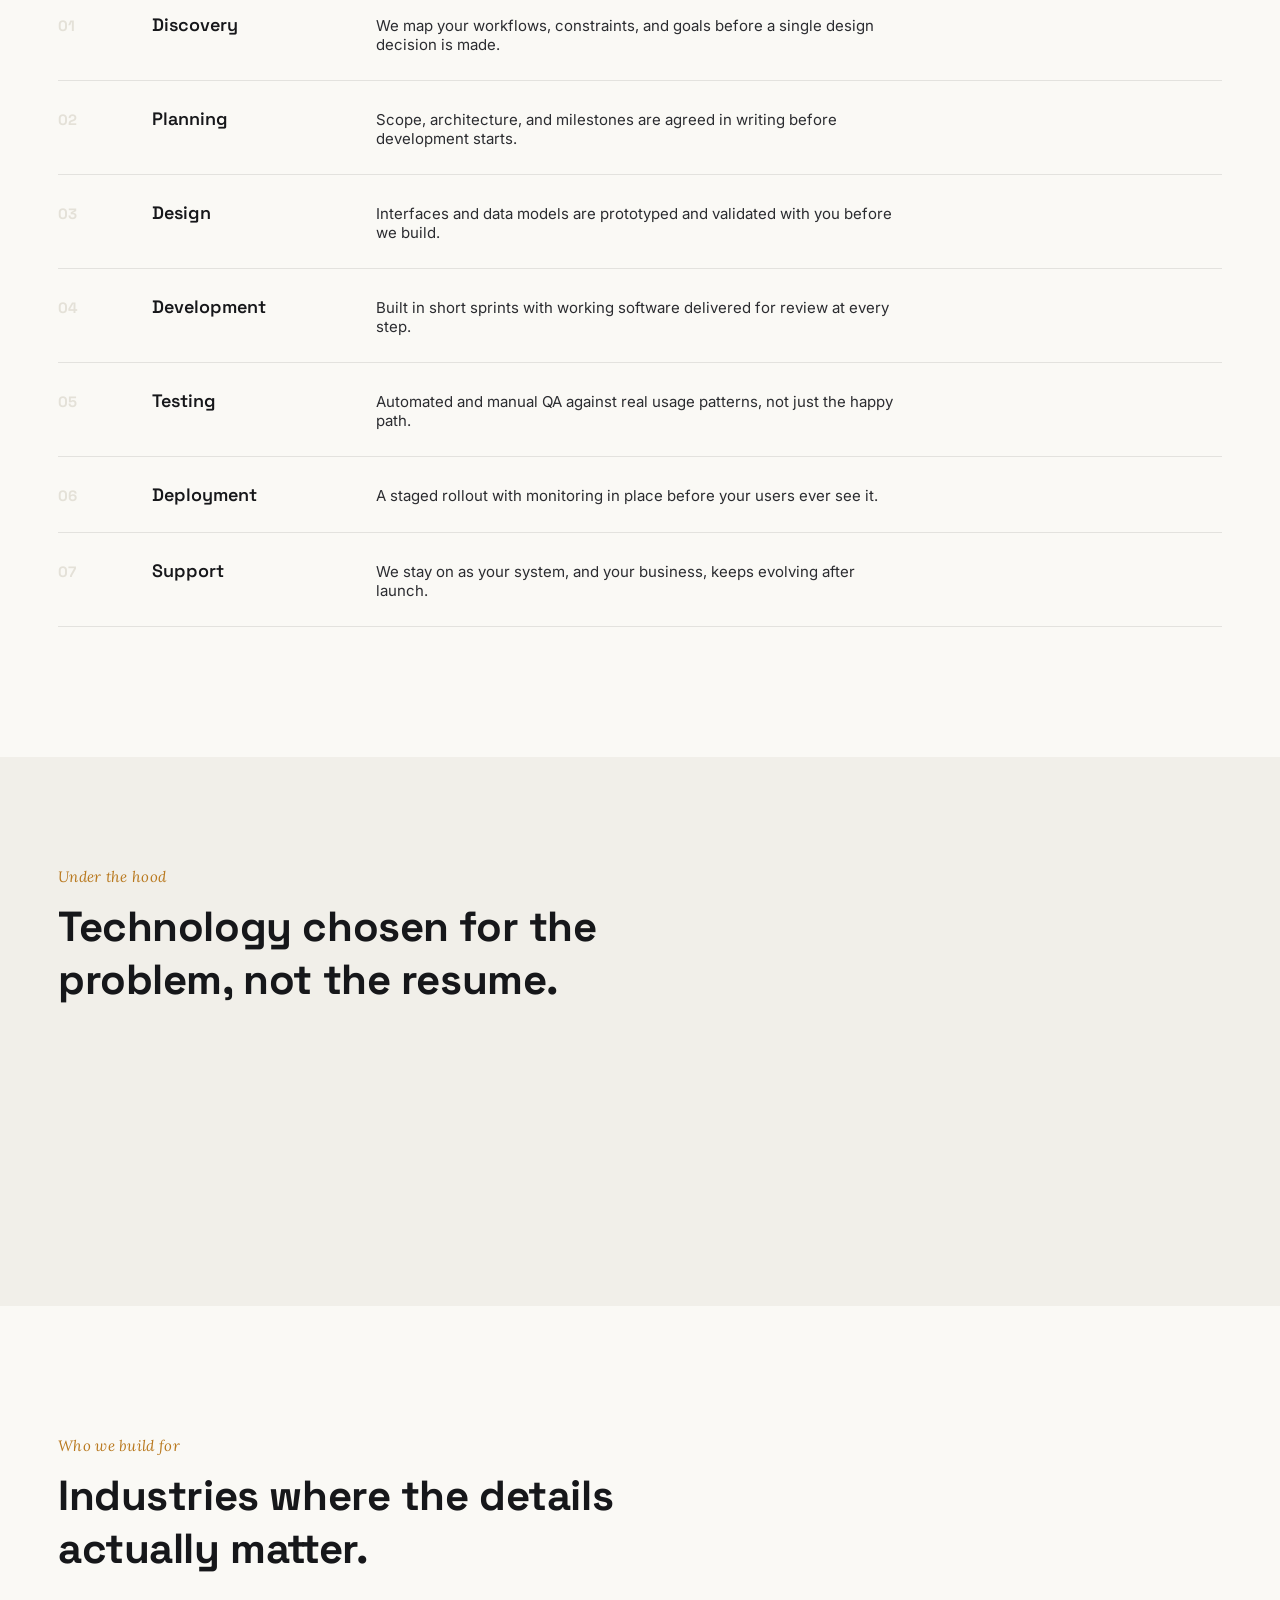
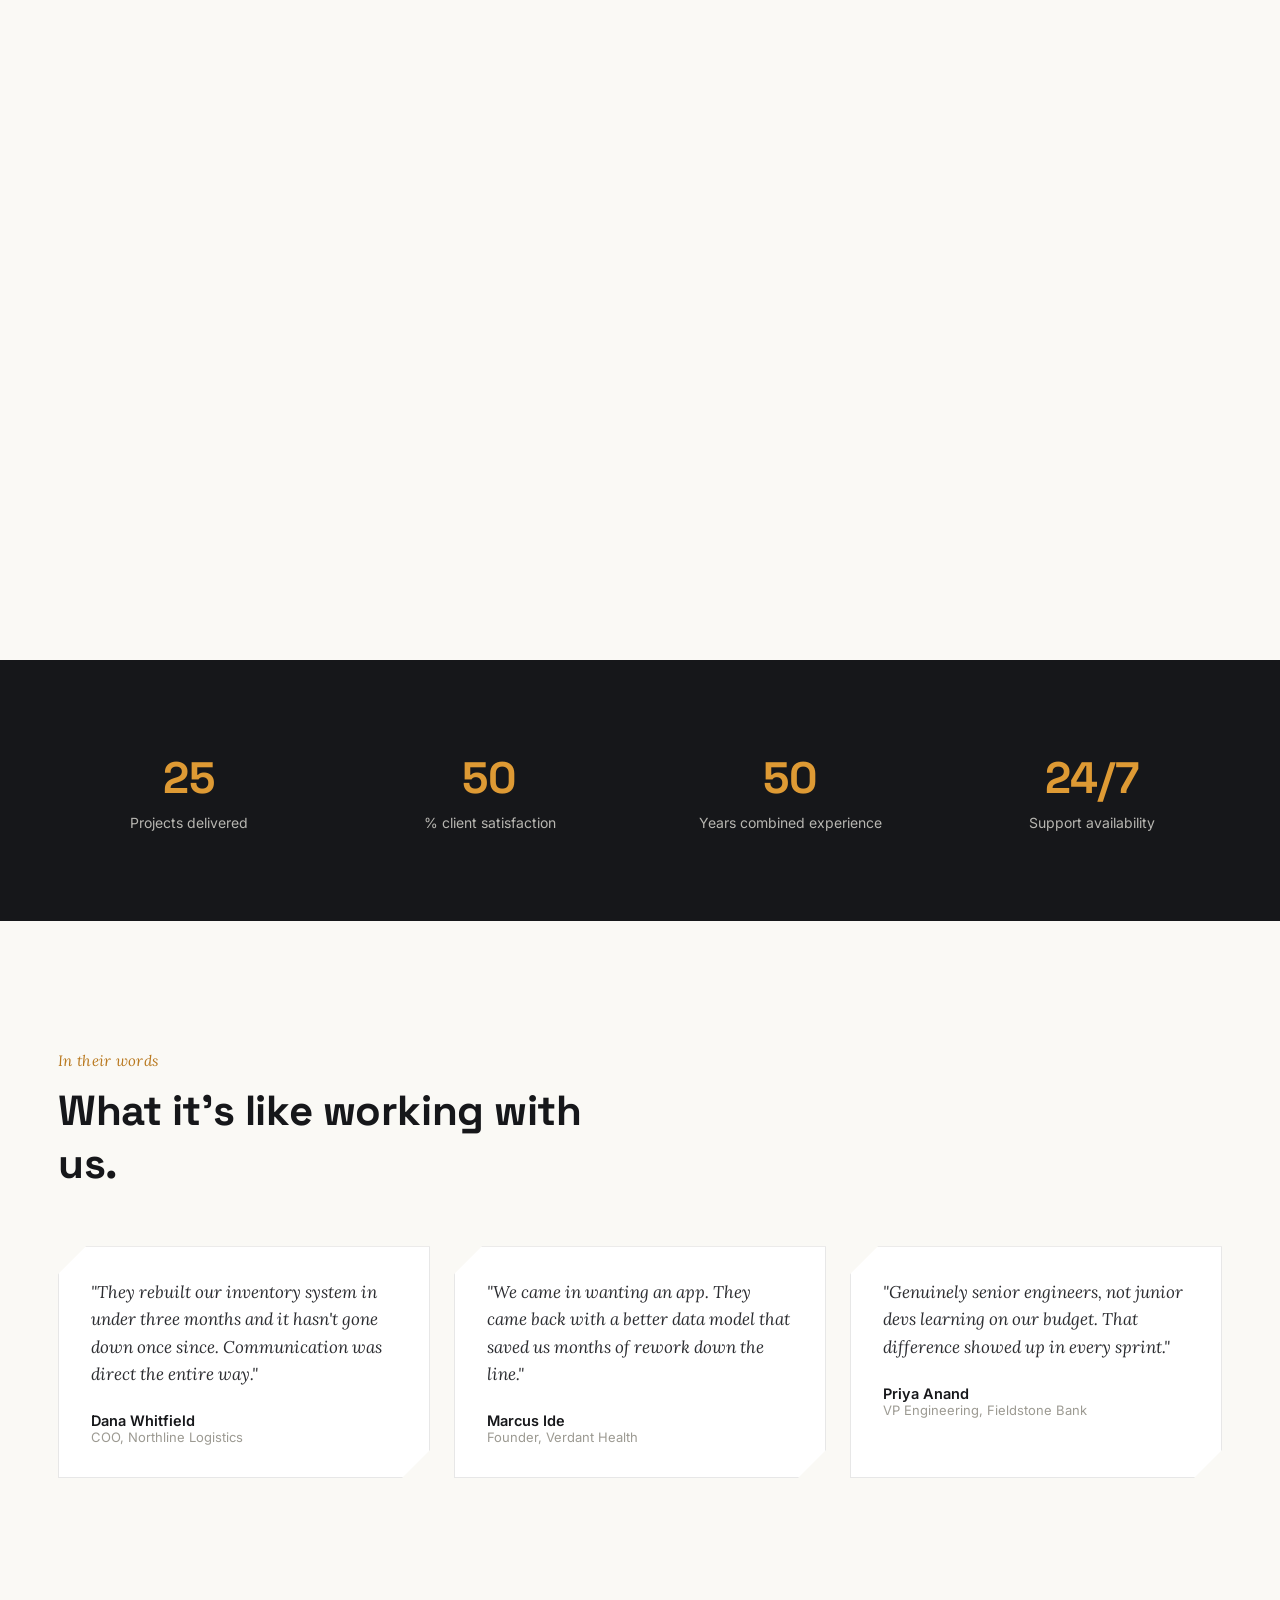
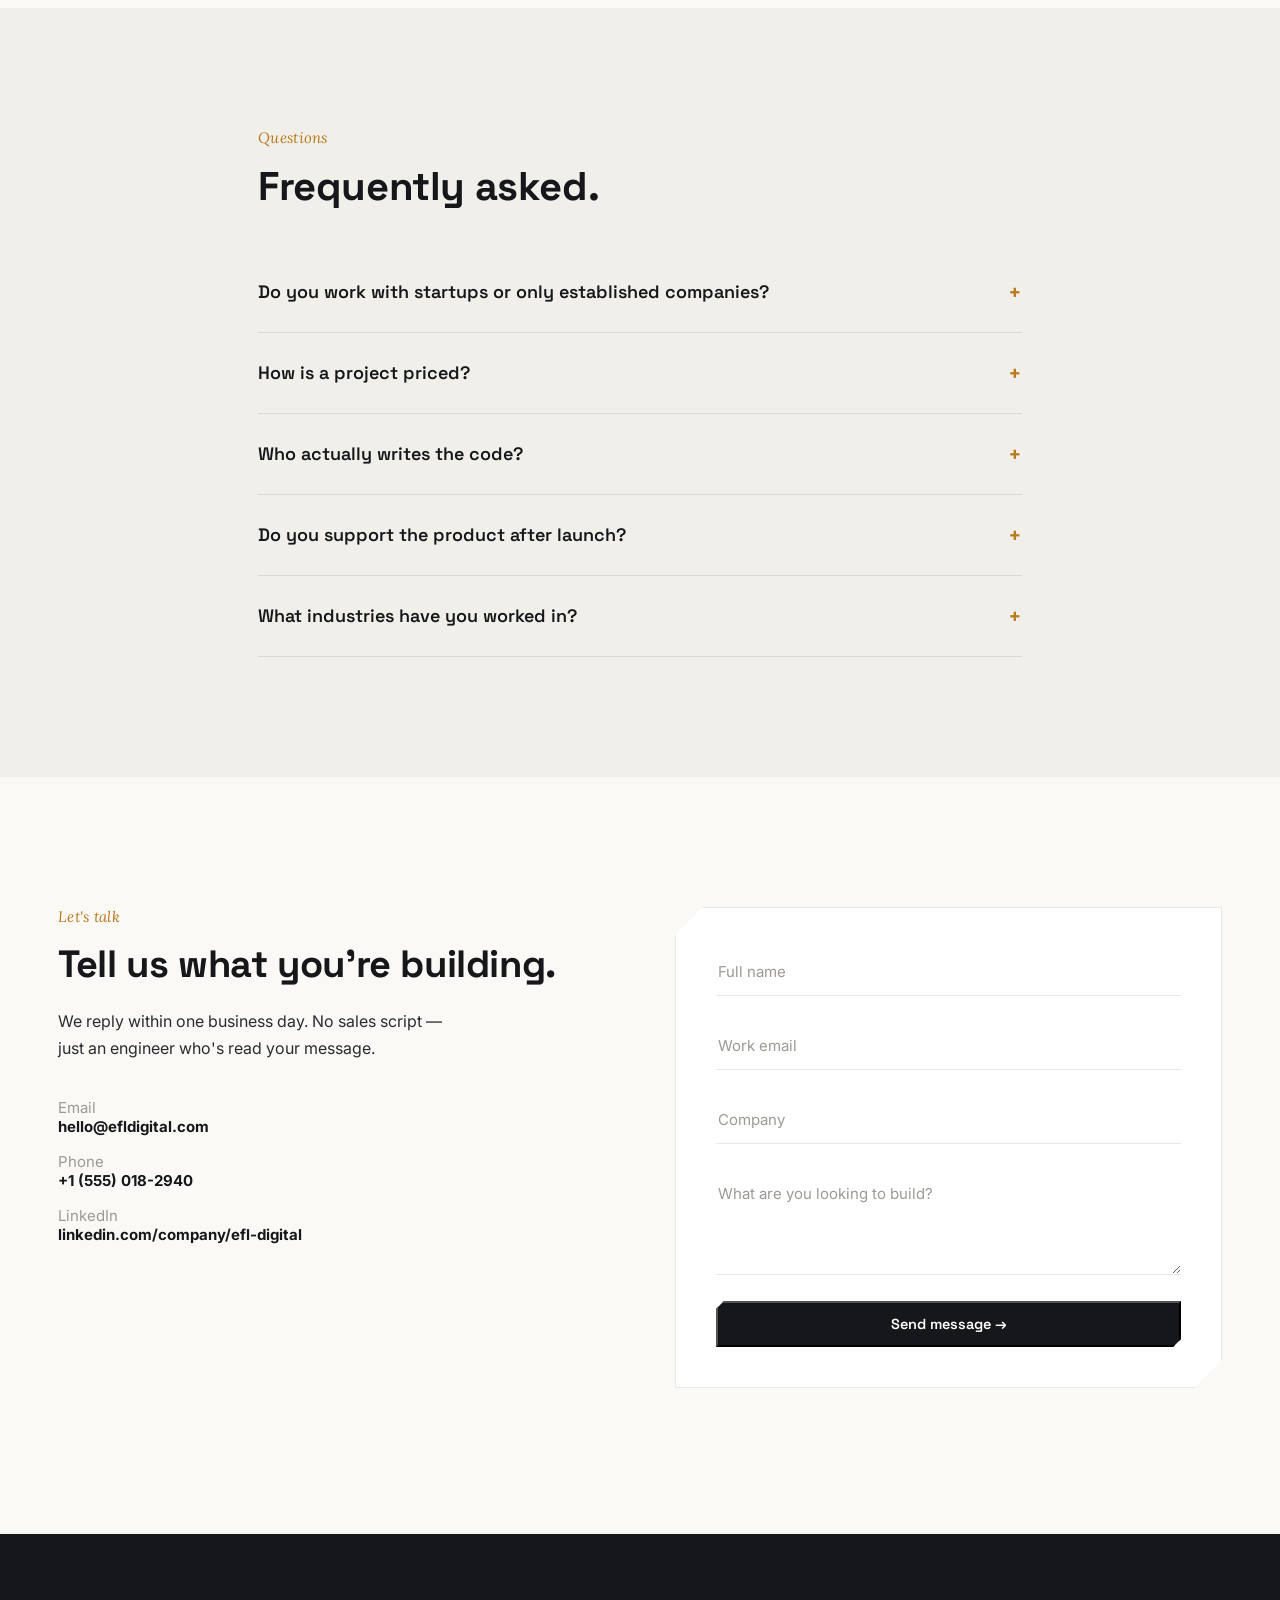
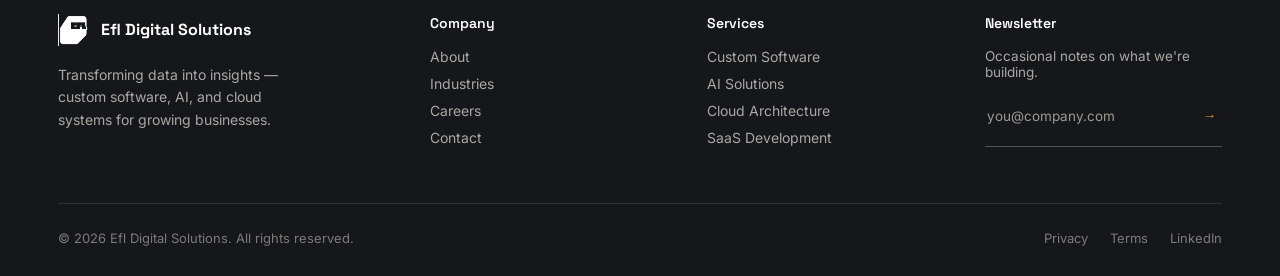
<file: efl.html>
Efl digital solutions · HTML
<!DOCTYPE html>
<html lang="en">
<head>
<meta charset="UTF-8">
<meta name="viewport" content="width=device-width, initial-scale=1.0">
<title>Efl Digital Solutions — Transforming Data into Insights</title>
<link rel="icon"
          type="image/png"
          sizes="32x32"
          href="../EFL/efl2.ico">

    <link rel="icon"
          type="image/png"
          sizes="16x16"
          href="../EFL/efl2.ico">

    <link rel="apple-touch-icon"
          sizes="180x180"
          href="../EFL/efl2.ico">
<link rel="preconnect" href="https://fonts.googleapis.com">
<link rel="preconnect" href="https://fonts.gstatic.com" crossorigin>
<link href="https://fonts.googleapis.com/css2?family=Space+Grotesk:wght@400;500;600;700&family=Inter:wght@400;500;600&family=Lora:ital,wght@1,400;1,500&display=swap" rel="stylesheet">
<link rel="stylesheet" href="efl.css">
</head>
<body>
 
<!-- NAV -->
<nav>
  <div class="container nav-inner">
    <a href="#top" class="logo-link" aria-label="Efl Digital Solutions — home">
      <img src="[data-uri]" alt="Efl Digital Solutions" class="logo-mark">
      <div class="display" style="font-weight:700;font-size:16.5px;">Efl Digital Solutions</div>
    </a>
    <div class="nav-links" style="display:flex;gap:34px;align-items:center;">
      <a href="#services">Services</a>
      <a href="#process">Process</a>
      <a href="#work">Industries</a>
      <a href="#faq">FAQ</a>
    </div>
    <div class="nav-cta">
      <a href="#contact" class="btn btn-primary" style="padding:11px 20px;">Start a project</a>
      <button class="hamburger" id="hamburgerBtn" aria-label="Open menu"><span></span><span></span><span></span></button>
    </div>
  </div>
  <div class="mobile-menu" id="mobileMenu">
    <a href="#services">Services</a>
    <a href="#process">Process</a>
    <a href="#work">Industries</a>
    <a href="#faq">FAQ</a>
    <a href="#contact">Start a project</a>
  </div>
</nav>
<div id="top"></div>
 
<!-- HERO -->
<header style="position:relative;padding:168px 0 110px;overflow:hidden;">
  <div class="grain" style="position:absolute;inset:0;pointer-events:none;"></div>
  <!-- geometry -->
  <div class="hero-shape float" style="top:110px;right:6%;filter:drop-shadow(0 30px 40px rgba(22,23,26,0.22));">
    <img src="[data-uri]" alt="" style="width:220px;height:auto;display:block;">
  </div>
  <div class="hero-shape float-slow" style="top:280px;right:20%;width:110px;height:110px;background:var(--amber);clip-path:polygon(0 22px,22px 0,100% 0,100% calc(100% - 22px),calc(100% - 22px) 100%,0 100%);"></div>
  <div class="hero-shape spin-slow" style="top:60px;right:2%;width:340px;height:340px;border:1px solid var(--line);border-radius:50%;"></div>
  <div class="hero-shape" style="top:420px;right:12%;width:64px;height:64px;background:var(--paper-dim);border:1px solid var(--line);clip-path:polygon(0 12px,12px 0,100% 0,100% calc(100% - 12px),calc(100% - 12px) 100%,0 100%);"></div>
 
  <div class="container" style="position:relative;">
    <div style="max-width:640px;">
      <div class="eyebrow reveal in" style="font-size:16px;margin-bottom:22px;">Transforming Data into Insights</div>
      <h1 class="display" style="font-size:clamp(40px,5.4vw,64px);line-height:1.06;font-weight:700;margin:0 0 26px;letter-spacing:-.01em;">
        We build the software your growth is waiting on.
      </h1>
      <p style="font-size:18px;line-height:1.65;color:var(--charcoal);max-width:520px;margin:0 0 40px;">
        Efl Digital Solutions is a USA-based team of senior engineers turning
        operational data into working systems — custom software, AI, and cloud
        architecture built by people who've shipped it before.
      </p>
      <div style="display:flex;gap:16px;flex-wrap:wrap;">
        <a href="#contact" class="btn btn-primary">Start a project →</a>
        <a href="#work" class="btn btn-ghost">See our work</a>
      </div>
      <div style="display:flex;gap:36px;margin-top:64px;flex-wrap:wrap;">
        <div><div class="display" style="font-size:26px;font-weight:700;">10</div><div style="font-size:13.5px;color:var(--charcoal);">projects delivered</div></div>
        <div><div class="display" style="font-size:26px;font-weight:700;">96%</div><div style="font-size:13.5px;color:var(--charcoal);">client satisfaction</div></div>
        <div><div class="display" style="font-size:26px;font-weight:700;">60+</div><div style="font-size:13.5px;color:var(--charcoal);">years combined experience</div></div>
      </div>
    </div>
  </div>
</header>
 
<!-- LOGO MARQUEE -->
<section style="border-top:1px solid var(--line);border-bottom:1px solid var(--line);padding:26px 0;overflow:hidden;background:#fff;">
  <div class="marquee-track">
    <!-- repeated twice for seamless loop -->
    <span class="serif-italic" style="font-size:17px;color:var(--charcoal);">Startups</span>
    <span class="serif-italic" style="font-size:17px;color:var(--charcoal);">Healthcare</span>
    <span class="serif-italic" style="font-size:17px;color:var(--charcoal);">Finance</span>
    <span class="serif-italic" style="font-size:17px;color:var(--charcoal);">Logistics</span>
    <span class="serif-italic" style="font-size:17px;color:var(--charcoal);">Retail</span>
    <span class="serif-italic" style="font-size:17px;color:var(--charcoal);">Manufacturing</span>
    <span class="serif-italic" style="font-size:17px;color:var(--charcoal);">SaaS</span>
    <span class="serif-italic" style="font-size:17px;color:var(--charcoal);">Education</span>
    <span class="serif-italic" style="font-size:17px;color:var(--charcoal);">Startups</span>
    <span class="serif-italic" style="font-size:17px;color:var(--charcoal);">Healthcare</span>
    <span class="serif-italic" style="font-size:17px;color:var(--charcoal);">Finance</span>
    <span class="serif-italic" style="font-size:17px;color:var(--charcoal);">Logistics</span>
    <span class="serif-italic" style="font-size:17px;color:var(--charcoal);">Retail</span>
    <span class="serif-italic" style="font-size:17px;color:var(--charcoal);">Manufacturing</span>
    <span class="serif-italic" style="font-size:17px;color:var(--charcoal);">SaaS</span>
    <span class="serif-italic" style="font-size:17px;color:var(--charcoal);">Education</span>
  </div>
</section>
 
<!-- SERVICES -->
<section id="services" style="padding:130px 0;">
  <div class="container">
    <div class="reveal" style="max-width:560px;margin-bottom:64px;">
      <div class="eyebrow" style="font-size:15px;margin-bottom:14px;">What we do</div>
      <h2 class="display" style="font-size:clamp(30px,4vw,42px);font-weight:700;margin:0;letter-spacing:-.01em;">Nine disciplines. One team, end to end.</h2>
    </div>
    <div style="display:grid;grid-template-columns:repeat(auto-fit,minmax(280px,1fr));gap:1px;background:var(--line);border:1px solid var(--line);">
      <!-- service cards generated inline -->
      <div class="card reveal" data-svc="01" data-t="Custom Software" data-d="Bespoke platforms built around how your business actually operates, not the other way around."></div>
      <div class="card reveal" data-svc="02" data-t="AI Solutions" data-d="Practical machine learning and LLM integrations that solve a specific business problem, deployed responsibly."></div>
      <div class="card reveal" data-svc="03" data-t="Data & BI" data-d="Pipelines, warehousing, and dashboards that turn scattered data into decisions your team can act on."></div>
      <div class="card reveal" data-svc="04" data-t="Automation" data-d="We remove the manual steps between your systems so your team spends time on judgment, not data entry."></div>
      <div class="card reveal" data-svc="05" data-t="Cloud Architecture" data-d="Secure, scalable infrastructure on AWS or Azure, sized correctly from day one and built to grow."></div>
      <div class="card reveal" data-svc="06" data-t="API Development" data-d="Well-documented, versioned APIs that make your platform easy to extend and safe to integrate with."></div>
      <div class="card reveal" data-svc="07" data-t="SaaS Development" data-d="Multi-tenant products built for billing, onboarding, and scale from the first line of code."></div>
      <div class="card reveal" data-svc="08" data-t="Mobile Apps" data-d="Native-feeling iOS and Android apps sharing a single, well-tested codebase wherever it makes sense."></div>
      <div class="card reveal" data-svc="09" data-t="System Integration" data-d="We connect the tools you already rely on so information moves without someone copying and pasting it."></div>
    </div>
  </div>
</section>
 
<!-- WHY US -->
<section style="background:var(--ink);color:#fff;padding:130px 0;position:relative;overflow:hidden;">
  <div class="hero-shape float-slow" style="bottom:-60px;left:-60px;width:260px;height:260px;background:var(--charcoal);clip-path:polygon(0 50px,50px 0,100% 0,100% calc(100% - 50px),calc(100% - 50px) 100%,0 100%);"></div>
  <div class="container" style="position:relative;">
    <div style="display:grid;grid-template-columns:1fr 1fr;gap:70px;align-items:start;">
      <div class="reveal">
        <div class="eyebrow" style="font-size:15px;margin-bottom:14px;color:var(--amber);">Why teams choose us</div>
        <h2 class="display" style="font-size:clamp(28px,3.6vw,38px);font-weight:700;line-height:1.15;margin:0 0 20px;">Senior engineers.<br>No hand-offs. No surprises.</h2>
        <p style="color:#C7C6C2;line-height:1.7;font-size:16px;max-width:420px;">Every project is staffed by engineers who are also company shareholders — the people building your software have a direct stake in it working.</p>
      </div>
      <div style="display:grid;grid-template-columns:1fr 1fr;gap:1px;background:rgba(255,255,255,0.12);">
        <div class="reveal" style="padding:26px 22px;background:var(--ink);"><div style="font-size:22px;margin-bottom:10px;">🇺🇸</div><div class="display" style="font-weight:600;font-size:15.5px;margin-bottom:6px;">USA-based team</div><div style="font-size:13.5px;color:#A9A8A3;line-height:1.5;">Same time zone, direct access, no offshore relay.</div></div>
        <div class="reveal" style="padding:26px 22px;background:var(--ink);"><div style="font-size:22px;margin-bottom:10px;">🔒</div><div class="display" style="font-weight:600;font-size:15.5px;margin-bottom:6px;">Secure by design</div><div style="font-size:13.5px;color:#A9A8A3;line-height:1.5;">Security reviewed at architecture stage, not bolted on after.</div></div>
        <div class="reveal" style="padding:26px 22px;background:var(--ink);"><div style="font-size:22px;margin-bottom:10px;">📐</div><div class="display" style="font-weight:600;font-size:15.5px;margin-bottom:6px;">Built to scale</div><div style="font-size:13.5px;color:#A9A8A3;line-height:1.5;">Architecture decisions made for your next stage, not just this one.</div></div>
        <div class="reveal" style="padding:26px 22px;background:var(--ink);"><div style="font-size:22px;margin-bottom:10px;">🔁</div><div class="display" style="font-weight:600;font-size:15.5px;margin-bottom:6px;">Agile delivery</div><div style="font-size:13.5px;color:#A9A8A3;line-height:1.5;">Working software in your hands every sprint, not just at the end.</div></div>
        <div class="reveal" style="padding:26px 22px;background:var(--ink);"><div style="font-size:22px;margin-bottom:10px;">🤝</div><div class="display" style="font-weight:600;font-size:15.5px;margin-bottom:6px;">Long-term partner</div><div style="font-size:13.5px;color:#A9A8A3;line-height:1.5;">We stay on after launch — support, iteration, and growth.</div></div>
        <div class="reveal" style="padding:26px 22px;background:var(--ink);"><div style="font-size:22px;margin-bottom:10px;">✅</div><div class="display" style="font-weight:600;font-size:15.5px;margin-bottom:6px;">Quality assured</div><div style="font-size:13.5px;color:#A9A8A3;line-height:1.5;">Code review, testing, and QA built into every sprint cycle.</div></div>
      </div>
    </div>
  </div>
</section>
 
<!-- PROCESS -->
<section id="process" style="padding:130px 0;">
  <div class="container">
    <div class="reveal" style="max-width:560px;margin-bottom:70px;">
      <div class="eyebrow" style="font-size:15px;margin-bottom:14px;">How we work</div>
      <h2 class="display" style="font-size:clamp(30px,4vw,42px);font-weight:700;margin:0;letter-spacing:-.01em;">A seven-stage process, run the same way every time.</h2>
    </div>
    <div style="display:flex;flex-direction:column;">
      <!-- rows -->
      <div class="reveal" style="display:grid;grid-template-columns:70px 200px 1fr;gap:24px;padding:26px 0;border-top:1px solid var(--line);align-items:baseline;">
        <div class="num">01</div><div class="display" style="font-weight:600;font-size:18px;">Discovery</div><div style="color:var(--charcoal);font-size:15px;max-width:520px;">We map your workflows, constraints, and goals before a single design decision is made.</div>
      </div>
      <div class="reveal" style="display:grid;grid-template-columns:70px 200px 1fr;gap:24px;padding:26px 0;border-top:1px solid var(--line);align-items:baseline;">
        <div class="num">02</div><div class="display" style="font-weight:600;font-size:18px;">Planning</div><div style="color:var(--charcoal);font-size:15px;max-width:520px;">Scope, architecture, and milestones are agreed in writing before development starts.</div>
      </div>
      <div class="reveal" style="display:grid;grid-template-columns:70px 200px 1fr;gap:24px;padding:26px 0;border-top:1px solid var(--line);align-items:baseline;">
        <div class="num">03</div><div class="display" style="font-weight:600;font-size:18px;">Design</div><div style="color:var(--charcoal);font-size:15px;max-width:520px;">Interfaces and data models are prototyped and validated with you before we build.</div>
      </div>
      <div class="reveal" style="display:grid;grid-template-columns:70px 200px 1fr;gap:24px;padding:26px 0;border-top:1px solid var(--line);align-items:baseline;">
        <div class="num">04</div><div class="display" style="font-weight:600;font-size:18px;">Development</div><div style="color:var(--charcoal);font-size:15px;max-width:520px;">Built in short sprints with working software delivered for review at every step.</div>
      </div>
      <div class="reveal" style="display:grid;grid-template-columns:70px 200px 1fr;gap:24px;padding:26px 0;border-top:1px solid var(--line);align-items:baseline;">
        <div class="num">05</div><div class="display" style="font-weight:600;font-size:18px;">Testing</div><div style="color:var(--charcoal);font-size:15px;max-width:520px;">Automated and manual QA against real usage patterns, not just the happy path.</div>
      </div>
      <div class="reveal" style="display:grid;grid-template-columns:70px 200px 1fr;gap:24px;padding:26px 0;border-top:1px solid var(--line);align-items:baseline;">
        <div class="num">06</div><div class="display" style="font-weight:600;font-size:18px;">Deployment</div><div style="color:var(--charcoal);font-size:15px;max-width:520px;">A staged rollout with monitoring in place before your users ever see it.</div>
      </div>
      <div class="reveal" style="display:grid;grid-template-columns:70px 200px 1fr;gap:24px;padding:26px 0;border-top:1px solid var(--line);border-bottom:1px solid var(--line);align-items:baseline;">
        <div class="num">07</div><div class="display" style="font-weight:600;font-size:18px;">Support</div><div style="color:var(--charcoal);font-size:15px;max-width:520px;">We stay on as your system, and your business, keeps evolving after launch.</div>
      </div>
    </div>
  </div>
</section>
 
<!-- TECH STACK -->
<section style="background:var(--paper-dim);padding:110px 0;">
  <div class="container">
    <div class="reveal" style="max-width:560px;margin-bottom:56px;">
      <div class="eyebrow" style="font-size:15px;margin-bottom:14px;">Under the hood</div>
      <h2 class="display" style="font-size:clamp(30px,4vw,42px);font-weight:700;margin:0;letter-spacing:-.01em;">Technology chosen for the problem, not the resume.</h2>
    </div>
    <div style="display:grid;grid-template-columns:repeat(auto-fit,minmax(140px,1fr));gap:14px;">
      <!-- tech chips -->
    </div>
    <div id="techGrid" style="display:grid;grid-template-columns:repeat(auto-fit,minmax(140px,1fr));gap:14px;"></div>
  </div>
</section>
 
<!-- INDUSTRIES -->
<section id="work" style="padding:130px 0;">
  <div class="container">
    <div class="reveal" style="max-width:560px;margin-bottom:56px;">
      <div class="eyebrow" style="font-size:15px;margin-bottom:14px;">Who we build for</div>
      <h2 class="display" style="font-size:clamp(30px,4vw,42px);font-weight:700;margin:0;letter-spacing:-.01em;">Industries where the details actually matter.</h2>
    </div>
    <div id="indGrid" style="display:grid;grid-template-columns:repeat(auto-fit,minmax(220px,1fr));gap:20px;"></div>
  </div>
</section>
 
<!-- STATS -->
<section style="background:var(--ink);color:#fff;padding:90px 0;">
  <div class="container" style="display:grid;grid-template-columns:repeat(auto-fit,minmax(180px,1fr));gap:40px;text-align:center;">
    <div class="reveal"><div class="display counter" data-target="40" style="font-size:44px;font-weight:700;color:var(--amber);">0</div><div style="font-size:14px;color:#B7B6B1;margin-top:8px;">Projects delivered</div></div>
    <div class="reveal"><div class="display counter" data-target="98" style="font-size:44px;font-weight:700;color:var(--amber);">0</div><div style="font-size:14px;color:#B7B6B1;margin-top:8px;">% client satisfaction</div></div>
    <div class="reveal"><div class="display counter" data-target="60" style="font-size:44px;font-weight:700;color:var(--amber);">0</div><div style="font-size:14px;color:#B7B6B1;margin-top:8px;">Years combined experience</div></div>
    <div class="reveal"><div class="display" style="font-size:44px;font-weight:700;color:var(--amber);">24/7</div><div style="font-size:14px;color:#B7B6B1;margin-top:8px;">Support availability</div></div>
  </div>
</section>
 
<!-- TESTIMONIALS -->
<section style="padding:130px 0;">
  <div class="container">
    <div class="reveal" style="max-width:560px;margin-bottom:56px;">
      <div class="eyebrow" style="font-size:15px;margin-bottom:14px;">In their words</div>
      <h2 class="display" style="font-size:clamp(30px,4vw,42px);font-weight:700;margin:0;letter-spacing:-.01em;">What it's like working with us.</h2>
    </div>
    <div style="display:grid;grid-template-columns:repeat(auto-fit,minmax(300px,1fr));gap:24px;">
      <div class="card reveal chamfer" style="border:1px solid var(--line);">
        <p class="serif-italic" style="font-size:17px;line-height:1.6;color:var(--charcoal);margin:0 0 24px;">"They rebuilt our inventory system in under three months and it hasn't gone down once since. Communication was direct the entire way."</p>
        <div style="font-weight:600;font-size:14.5px;">Dana Whitfield</div>
        <div style="font-size:13px;color:#9C9A92;">COO, Northline Logistics</div>
      </div>
      <div class="card reveal chamfer" style="border:1px solid var(--line);">
        <p class="serif-italic" style="font-size:17px;line-height:1.6;color:var(--charcoal);margin:0 0 24px;">"We came in wanting an app. They came back with a better data model that saved us months of rework down the line."</p>
        <div style="font-weight:600;font-size:14.5px;">Marcus Ide</div>
        <div style="font-size:13px;color:#9C9A92;">Founder, Verdant Health</div>
      </div>
      <div class="card reveal chamfer" style="border:1px solid var(--line);">
        <p class="serif-italic" style="font-size:17px;line-height:1.6;color:var(--charcoal);margin:0 0 24px;">"Genuinely senior engineers, not junior devs learning on our budget. That difference showed up in every sprint."</p>
        <div style="font-weight:600;font-size:14.5px;">Priya Anand</div>
        <div style="font-size:13px;color:#9C9A92;">VP Engineering, Fieldstone Bank</div>
      </div>
    </div>
  </div>
</section>
 
<!-- FAQ -->
<section id="faq" style="background:var(--paper-dim);padding:120px 0;">
  <div class="container" style="max-width:820px;">
    <div class="reveal" style="margin-bottom:40px;">
      <div class="eyebrow" style="font-size:15px;margin-bottom:14px;">Questions</div>
      <h2 class="display" style="font-size:clamp(30px,4vw,40px);font-weight:700;margin:0;letter-spacing:-.01em;">Frequently asked.</h2>
    </div>
    <div id="faqList"></div>
  </div>
</section>
 
<!-- CONTACT -->
<section id="contact" style="padding:130px 0;">
  <div class="container" style="display:grid;grid-template-columns:1fr 1fr;gap:70px;">
    <div class="reveal">
      <div class="eyebrow" style="font-size:15px;margin-bottom:14px;">Let's talk</div>
      <h2 class="display" style="font-size:clamp(28px,3.6vw,38px);font-weight:700;margin:0 0 20px;letter-spacing:-.01em;">Tell us what you're building.</h2>
      <p style="color:var(--charcoal);line-height:1.7;font-size:16px;max-width:400px;margin:0 0 36px;">We reply within one business day. No sales script — just an engineer who's read your message.</p>
      <div style="display:flex;flex-direction:column;gap:16px;font-size:15px;">
        <div><span style="color:#9C9A92;">Email</span><br><strong>hello@efldigital.com</strong></div>
        <div><span style="color:#9C9A92;">Phone</span><br><strong>+1 (555) 018-2940</strong></div>
        <div><span style="color:#9C9A92;">LinkedIn</span><br><strong>linkedin.com/company/efl-digital</strong></div>
      </div>
    </div>
    <form id="contactForm" class="reveal chamfer" style="background:#fff;border:1px solid var(--line);padding:40px;">
      <div style="display:flex;flex-direction:column;gap:26px;">
        <input type="text" name="name" placeholder="Full name" required>
        <input type="email" name="email" placeholder="Work email" required>
        <input type="text" name="company" placeholder="Company">
        
        <textarea
                  name="message"
                  rows="4"
                  placeholder="What are you looking to build?"
                  required></textarea>
        
        <button type="submit" class="btn btn-primary" style="justify-content:center;">Send message →</button>
        <div class="form-msg">
    <span class="success-icon">✓</span>
    <span class="success-text">
        Message Sent!<br>
        We'll be in touch within one business day.
    </span>
</div>
      </div>
    </form>
  </div>
</section>
 
<!-- FOOTER -->
<footer style="background:var(--ink);color:#fff;padding:80px 0 30px;">
  <div class="container">
    <div style="display:grid;grid-template-columns:1.4fr 1fr 1fr 1fr;gap:40px;padding-bottom:56px;border-bottom:1px solid rgba(255,255,255,0.1);">
      <div>
        <div style="display:flex;align-items:center;gap:12px;margin-bottom:18px;">
          <img src="[data-uri]" alt="Efl Digital Solutions" style="height:32px;width:auto;filter:invert(1) brightness(1.4);">
          <div class="display" style="font-weight:700;font-size:16px;">Efl Digital Solutions</div>
        </div>
        <p style="color:#A9A8A3;font-size:14px;line-height:1.6;max-width:260px;">Transforming data into insights — custom software, AI, and cloud systems for growing businesses.</p>
      </div>
      <div>
        <div style="font-family:'Space Grotesk';font-weight:600;font-size:14px;margin-bottom:16px;">Company</div>
        <div style="display:flex;flex-direction:column;gap:10px;font-size:14px;color:#A9A8A3;">
          <a href="#" style="color:inherit;text-decoration:none;">About</a>
          <a href="#work" style="color:inherit;text-decoration:none;">Industries</a>
          <a href="#" style="color:inherit;text-decoration:none;">Careers</a>
          <a href="#contact" style="color:inherit;text-decoration:none;">Contact</a>
        </div>
      </div>
      <div>
        <div style="font-family:'Space Grotesk';font-weight:600;font-size:14px;margin-bottom:16px;">Services</div>
        <div style="display:flex;flex-direction:column;gap:10px;font-size:14px;color:#A9A8A3;">
          <a href="#services" style="color:inherit;text-decoration:none;">Custom Software</a>
          <a href="#services" style="color:inherit;text-decoration:none;">AI Solutions</a>
          <a href="#services" style="color:inherit;text-decoration:none;">Cloud Architecture</a>
          <a href="#services" style="color:inherit;text-decoration:none;">SaaS Development</a>
        </div>
      </div>
      <div>
        <div style="font-family:'Space Grotesk';font-weight:600;font-size:14px;margin-bottom:16px;">Newsletter</div>
        <p style="color:#A9A8A3;font-size:13.5px;margin:0 0 14px;">Occasional notes on what we're building.</p>
        <div style="display:flex;border-bottom:1px solid rgba(255,255,255,0.25);padding-bottom:8px;">
          <input type="email" placeholder="you@company.com" style="border:none;color:#fff;font-size:13.5px;">
          <button style="background:none;border:none;color:var(--amber);font-weight:600;cursor:pointer;">→</button>
        </div>
      </div>
    </div>
    <div style="display:flex;justify-content:space-between;align-items:center;padding-top:26px;flex-wrap:wrap;gap:14px;">
      <div style="font-size:13px;color:#7C7B77;">© 2026 Efl Digital Solutions. All rights reserved.</div>
      <div style="display:flex;gap:22px;font-size:13px;color:#7C7B77;">
        <a href="#" style="color:inherit;text-decoration:none;">Privacy</a>
        <a href="#" style="color:inherit;text-decoration:none;">Terms</a>
        <a href="#" style="color:inherit;text-decoration:none;">LinkedIn</a>
      </div>
    </div>
  </div>
</footer>
 
<script>
  // mobile menu toggle
  const hamburgerBtn = document.getElementById('hamburgerBtn');
  const mobileMenu = document.getElementById('mobileMenu');
  hamburgerBtn.addEventListener('click', ()=> mobileMenu.classList.toggle('open'));
  mobileMenu.querySelectorAll('a').forEach(a=> a.addEventListener('click', ()=> mobileMenu.classList.remove('open')));
 
  // reveal on scroll
  const io = new IntersectionObserver((entries)=>{
    entries.forEach(e=>{ if(e.isIntersecting){ e.target.classList.add('in'); io.unobserve(e.target);} });
  }, {threshold:0.12});
  document.querySelectorAll('.reveal').forEach(el=>io.observe(el));
 
  // build service cards content (title/desc from data attrs) with chamfer + number
  document.querySelectorAll('[data-svc]').forEach(card=>{
    const n = card.getAttribute('data-svc');
    const t = card.getAttribute('data-t');
    const d = card.getAttribute('data-d');
    card.innerHTML = `<div class="num" style="margin-bottom:20px;">${n}</div>
      <div class="display" style="font-weight:600;font-size:19px;margin-bottom:10px;">${t}</div>
      <div style="font-size:14.5px;color:var(--charcoal);line-height:1.6;">${d}</div>`;
  });
 
  // tech chips
  const techs = ["React","Next.js","Node.js","TypeScript","Python","PostgreSQL","AWS","Azure","Docker","Kubernetes","OpenAI","LangChain"];
  const techGrid = document.getElementById('techGrid');
  techs.forEach(t=>{
    const d = document.createElement('div');
    d.className = 'reveal chamfer-sm';
    d.style.cssText = 'background:#fff;border:1px solid var(--line);padding:20px 16px;text-align:center;font-family:Space Grotesk;font-weight:600;font-size:14px;transition:transform .3s;';
    d.textContent = t;
    d.onmouseenter = ()=> d.style.transform='translateY(-4px)';
    d.onmouseleave = ()=> d.style.transform='translateY(0)';
    techGrid.appendChild(d);
  });
 
  // industries
  const industries = [
    ["Healthcare","Patient-facing tools and internal systems built for HIPAA-level rigor."],
    ["Finance","Secure, auditable platforms where every transaction has to be right."],
    ["Retail","Inventory, commerce, and fulfillment systems that scale with demand."],
    ["Logistics","Routing and tracking systems that turn movement into visibility."],
    ["Manufacturing","Production and supply-chain software built around the floor, not the office."],
    ["Education","Platforms for institutions managing students, staff, and content at scale."],
    ["Government","Accessible, compliant systems built to public-sector standards."],
    ["SaaS","Multi-tenant products engineered for billing, security, and scale."],
    ["Non-profit","Mission-driven organizations get enterprise tooling on realistic budgets."]
  ];
  const indGrid = document.getElementById('indGrid');
  industries.forEach(([t,d])=>{
    const el = document.createElement('div');
    el.className='card reveal chamfer';
    el.style.cssText='border:1px solid var(--line);padding:28px;';
    el.innerHTML = `<div class="display" style="font-weight:600;font-size:17px;margin-bottom:8px;">${t}</div><div style="font-size:14px;color:var(--charcoal);line-height:1.55;">${d}</div>`;
    indGrid.appendChild(el);
  });
 
  // faq
  const faqs = [
    ["Do you work with startups or only established companies?","Both. We scope engagements to fit an early-stage budget just as often as we run multi-quarter builds for established teams."],
    ["How is a project priced?","Fixed-scope for well-defined projects, time-and-materials for ongoing or evolving work. You'll get a clear estimate before anything starts."],
    ["Who actually writes the code?","Senior engineers, several of whom are shareholders in the company. We don't staff projects with junior developers learning on the job."],
    ["Do you support the product after launch?","Yes. Most clients move into an ongoing support or retainer arrangement once the initial build ships."],
    ["What industries have you worked in?","Healthcare, finance, logistics, retail, manufacturing, education, and SaaS, among others — see the Industries section above."]
  ];
  const faqList = document.getElementById('faqList');
  faqs.forEach(([q,a])=>{
    const item = document.createElement('div');
    item.className='acc-item';
    item.innerHTML = `<button class="acc-btn">${q}<span class="acc-plus">+</span></button>
      <div class="acc-panel"><div style="padding-bottom:24px;font-size:15px;color:var(--charcoal);line-height:1.65;max-width:640px;">${a}</div></div>`;
    item.querySelector('.acc-btn').onclick = ()=>{
      const wasOpen = item.classList.contains('open');
      document.querySelectorAll('.acc-item').forEach(i=>i.classList.remove('open'));
      if(!wasOpen) item.classList.add('open');
    };
    faqList.appendChild(item);
  });
 
  // counters
  const counters = document.querySelectorAll('.counter');
  const cIo = new IntersectionObserver((entries)=>{
    entries.forEach(e=>{
      if(e.isIntersecting){
        const el = e.target;
        const target = parseInt(el.getAttribute('data-target'));
        let cur = 0;
        const step = Math.max(1, Math.round(target/40));
        const t = setInterval(()=>{
          cur += step;
          if(cur>=target){ cur=target; clearInterval(t); }
          el.textContent = cur;
        }, 30);
        cIo.unobserve(el);
      }
    });
  }, {threshold:0.5});
  counters.forEach(c=>cIo.observe(c));



// Contact Form Submission
const form = document.getElementById("contactForm");

form.addEventListener("submit", async function (event) {

    // Stop the browser from submitting the form normally
    event.preventDefault();

    // Collect all form fields
    const formData = new FormData(form);

    // Get references to the button and message box
    const button = form.querySelector("button");
    const message = form.querySelector(".form-msg");

    // Show loading state
    button.disabled = true;
    button.textContent = "Sending...";

    // Hide any previous message
    message.style.display = "none";

    try {

        // Send the form data to Formspree
        const response = await fetch(
            "https://formspree.io/f/mkolaayl",
            {
                method: "POST",
                body: formData,
                headers: {
                    Accept: "application/json"
                }
            }
        );

        // If successful
        if (response.ok) {

    // Add success animation
    form.classList.add("contact-success");

    // Show success message
    message.style.display = "block";

    // Change button
    button.textContent = "✓ Message Sent";

    // Clear inputs
    form.reset();
    setTimeout(() => {

    form.classList.remove("contact-success");
    message.style.display = "none";

}, 20000);
}
        else {

            // Formspree returned an error
            message.style.display = "block";
            message.style.color = "#dc2626";
            message.textContent =
                "Something went wrong. Please try again.";

        }

    } catch (error) {

        // Network error (internet down, server unreachable, etc.)
        message.style.display = "block";
        message.style.color = "#dc2626";
        message.textContent =
            "Network error. Please check your connection and try again.";

        console.error(error);

    } finally {

        // Always restore the button
        button.disabled = false;
        button.textContent = "Send message →";

    }

});

    

</script>
</body>
</html>
</file>
<file: efl.css>
:root{
    --ink:#16171A;
    --charcoal:#2B2C30;
    --paper:#FAF9F5;
    --paper-dim:#F1EFE9;
    --fog:#E4E1D8;
    --amber:#DE9A34;
    --amber-deep:#B9791F;
    --line: rgba(22,23,26,0.10);
  }
  *{box-sizing:border-box;}
  html{scroll-behavior:smooth;}
  body{
    margin:0;
    background:var(--paper);
    color:var(--ink);
    font-family:'Inter',sans-serif;
    -webkit-font-smoothing:antialiased;
    overflow-x:hidden;
  }
  h1,h2,h3,.display{font-family:'Space Grotesk',sans-serif;}
  .eyebrow{font-family:'Lora',serif;font-style:italic;color:var(--amber-deep);letter-spacing:.02em;}
  .serif-italic{font-family:'Lora',serif;font-style:italic;}
 
  /* ===== Chamfer shape system — one cut corner, echoing the mark ===== */
  .chamfer{ clip-path: polygon(0 28px, 28px 0, 100% 0, 100% calc(100% - 28px), calc(100% - 28px) 100%, 0 100%); }
  .chamfer-sm{ clip-path: polygon(0 14px, 14px 0, 100% 0, 100% calc(100% - 14px), calc(100% - 14px) 100%, 0 100%); }
  .chamfer-lg{ clip-path: polygon(0 56px, 56px 0, 100% 0, 100% calc(100% - 56px), calc(100% - 56px) 100%, 0 100%); }
  .chamfer-inv{ clip-path: polygon(28px 0, 100% 0, 100% 100%, 0 100%, 0 28px); }
  .chamfer-border{
    position:relative;
    background:var(--paper);
  }
  .chamfer-border::before{
    content:"";
    position:absolute; inset:0;
    clip-path: polygon(0 28px, 28px 0, 100% 0, 100% calc(100% - 28px), calc(100% - 28px) 100%, 0 100%);
    padding:1px;
    background: linear-gradient(135deg, var(--line), transparent 40%, var(--line));
    -webkit-mask: linear-gradient(#000 0 0) content-box, linear-gradient(#000 0 0);
    -webkit-mask-composite: xor;
    mask-composite: exclude;
    pointer-events:none;
  }
 
  .container{max-width:1220px;margin:0 auto;padding:0 28px;}
 
  /* nav */
  nav{position:fixed;top:0;left:0;right:0;z-index:50;backdrop-filter: blur(10px);background:rgba(250,249,245,0.82);border-bottom:1px solid var(--line);}
  .nav-inner{display:flex;align-items:center;justify-content:space-between;height:76px;}
  .logo-mark{height:38px;width:auto;display:block;}
  .logo-link{display:flex;align-items:center;gap:12px;text-decoration:none;color:inherit;}
  .nav-links a{color:var(--charcoal);text-decoration:none;font-size:14.5px;font-weight:500;transition:color .2s;}
  .nav-links a:hover{color:var(--amber-deep);}
  .nav-cta{display:flex;align-items:center;gap:18px;}
  .hamburger{display:none;flex-direction:column;gap:5px;background:none;border:none;cursor:pointer;padding:6px;}
  .hamburger span{width:22px;height:2px;background:var(--ink);display:block;}
  .mobile-menu{display:none;flex-direction:column;gap:0;background:var(--paper);border-top:1px solid var(--line);}
  .mobile-menu.open{display:flex;}
  .mobile-menu a{color:var(--charcoal);text-decoration:none;font-size:15.5px;font-weight:500;padding:16px 28px;border-bottom:1px solid var(--line);}
  .btn{
    display:inline-flex;align-items:center;gap:8px;
    padding:12px 22px;
    font-family:'Space Grotesk';font-weight:600;font-size:14.5px;
    text-decoration:none;
    clip-path: polygon(0 8px, 8px 0, 100% 0, 100% calc(100% - 8px), calc(100% - 8px) 100%, 0 100%);
    transition:transform .25s cubic-bezier(.2,.8,.2,1), background .25s;
  }
  .btn-primary{background:var(--ink);color:#fff;}
  .btn-primary:hover{background:var(--amber-deep);transform:translateY(-2px);}
  .btn-ghost{background:transparent;color:var(--ink);border:1px solid var(--line);}
  .btn-ghost:hover{border-color:var(--ink);transform:translateY(-2px);}
  .btn-light{background:#fff;color:var(--ink);}
  .btn-light:hover{background:var(--amber);color:#fff;transform:translateY(-2px);}
 
  /* reveal */
  .reveal{opacity:0;transform:translateY(24px);transition:opacity .8s cubic-bezier(.2,.7,.2,1), transform .8s cubic-bezier(.2,.7,.2,1);}
  .reveal.in{opacity:1;transform:translateY(0);}
 
  /* hero geometry */
  .hero-shape{position:absolute;}
  .float{animation:float 7s ease-in-out infinite;}
  .float-slow{animation:float 10s ease-in-out infinite;}
  @keyframes float{0%,100%{transform:translateY(0);}50%{transform:translateY(-16px);}}
  @keyframes drift{0%{transform:rotate(0deg);}100%{transform:rotate(360deg);}}
  .spin-slow{animation:drift 60s linear infinite;}
 
  .grain{
    background-image: radial-gradient(var(--ink) 0.6px, transparent 0.6px);
    background-size: 14px 14px;
    opacity:.08;
  }
 
  /* cards */
  .card{background:#fff;padding:32px;transition:transform .35s cubic-bezier(.2,.8,.2,1), box-shadow .35s;}
  .card:hover{transform:translateY(-6px);box-shadow:0 24px 48px -20px rgba(22,23,26,0.18);}
 
  .num{font-family:'Space Grotesk';font-weight:700;color:var(--fog);font-size:15px;}
 
  ::selection{background:var(--amber);color:#fff;}
 
  /* accordion */
  .acc-item{border-bottom:1px solid var(--line);}
  .acc-btn{width:100%;display:flex;justify-content:space-between;align-items:center;padding:26px 0;background:none;border:none;text-align:left;cursor:pointer;font-family:'Space Grotesk';font-size:18px;font-weight:600;color:var(--ink);}
  .acc-panel{max-height:0;overflow:hidden;transition:max-height .4s ease;}
  .acc-plus{transition:transform .3s;font-size:22px;color:var(--amber-deep);flex-shrink:0;margin-left:16px;}
  .acc-item.open .acc-plus{transform:rotate(45deg);}
  .acc-item.open .acc-panel{max-height:300px;}
 
  .marquee-track{display:flex;gap:64px;animation:scroll 32s linear infinite;width:max-content;}
  @keyframes scroll{from{transform:translateX(0);}to{transform:translateX(-50%);}}
 
  input, textarea{
    width:100%;background:transparent;border:none;border-bottom:1px solid var(--line);
    padding:14px 2px;font-family:'Inter';font-size:15px;color:var(--ink);outline:none;
    transition:border-color .25s;
  }
  input:focus, textarea:focus{border-color:var(--amber-deep);}
  input::placeholder, textarea::placeholder{color:#9C9A92;}
 
  @media (max-width: 860px){
    .nav-links{display:none !important;}
    .hide-mobile{display:none;}
    .hamburger{display:flex;}
  }


  /* Success state */

.form-msg {
    display: none;
    text-align: center;
    padding: 20px;
    border-radius: 12px;
    transition: all 0.4s ease;
}

.form-msg .success-icon {
    display: block;
    font-size: 40px;
    font-weight: bold;
    margin-bottom: 12px;
    opacity: 0;
    transform: scale(0.5);
    transition: all 0.4s ease;
}

.form-msg .success-text {
    font-size: 15px;
    line-height: 1.6;
    opacity: 0;
    transform: translateY(15px);
    transition: all 0.4s ease 0.1s;
}


/* Whole form success mode */

.contact-success {
    background: #f0fdf4 !important;
    border-color: #22c55e !important;
    box-shadow: 0 0 25px rgba(34,197,94,0.25);
}


/* Animate the check mark */

.contact-success .success-icon {
    opacity: 1;
    transform: scale(1);
}


/* Animate the message */

.contact-success .success-text {
    opacity: 1;
    transform: translateY(0);
}

form.reveal.chamfer {
    transition:
        background 0.4s ease,
        border-color 0.4s ease,
        box-shadow 0.4s ease;
}
</file>
